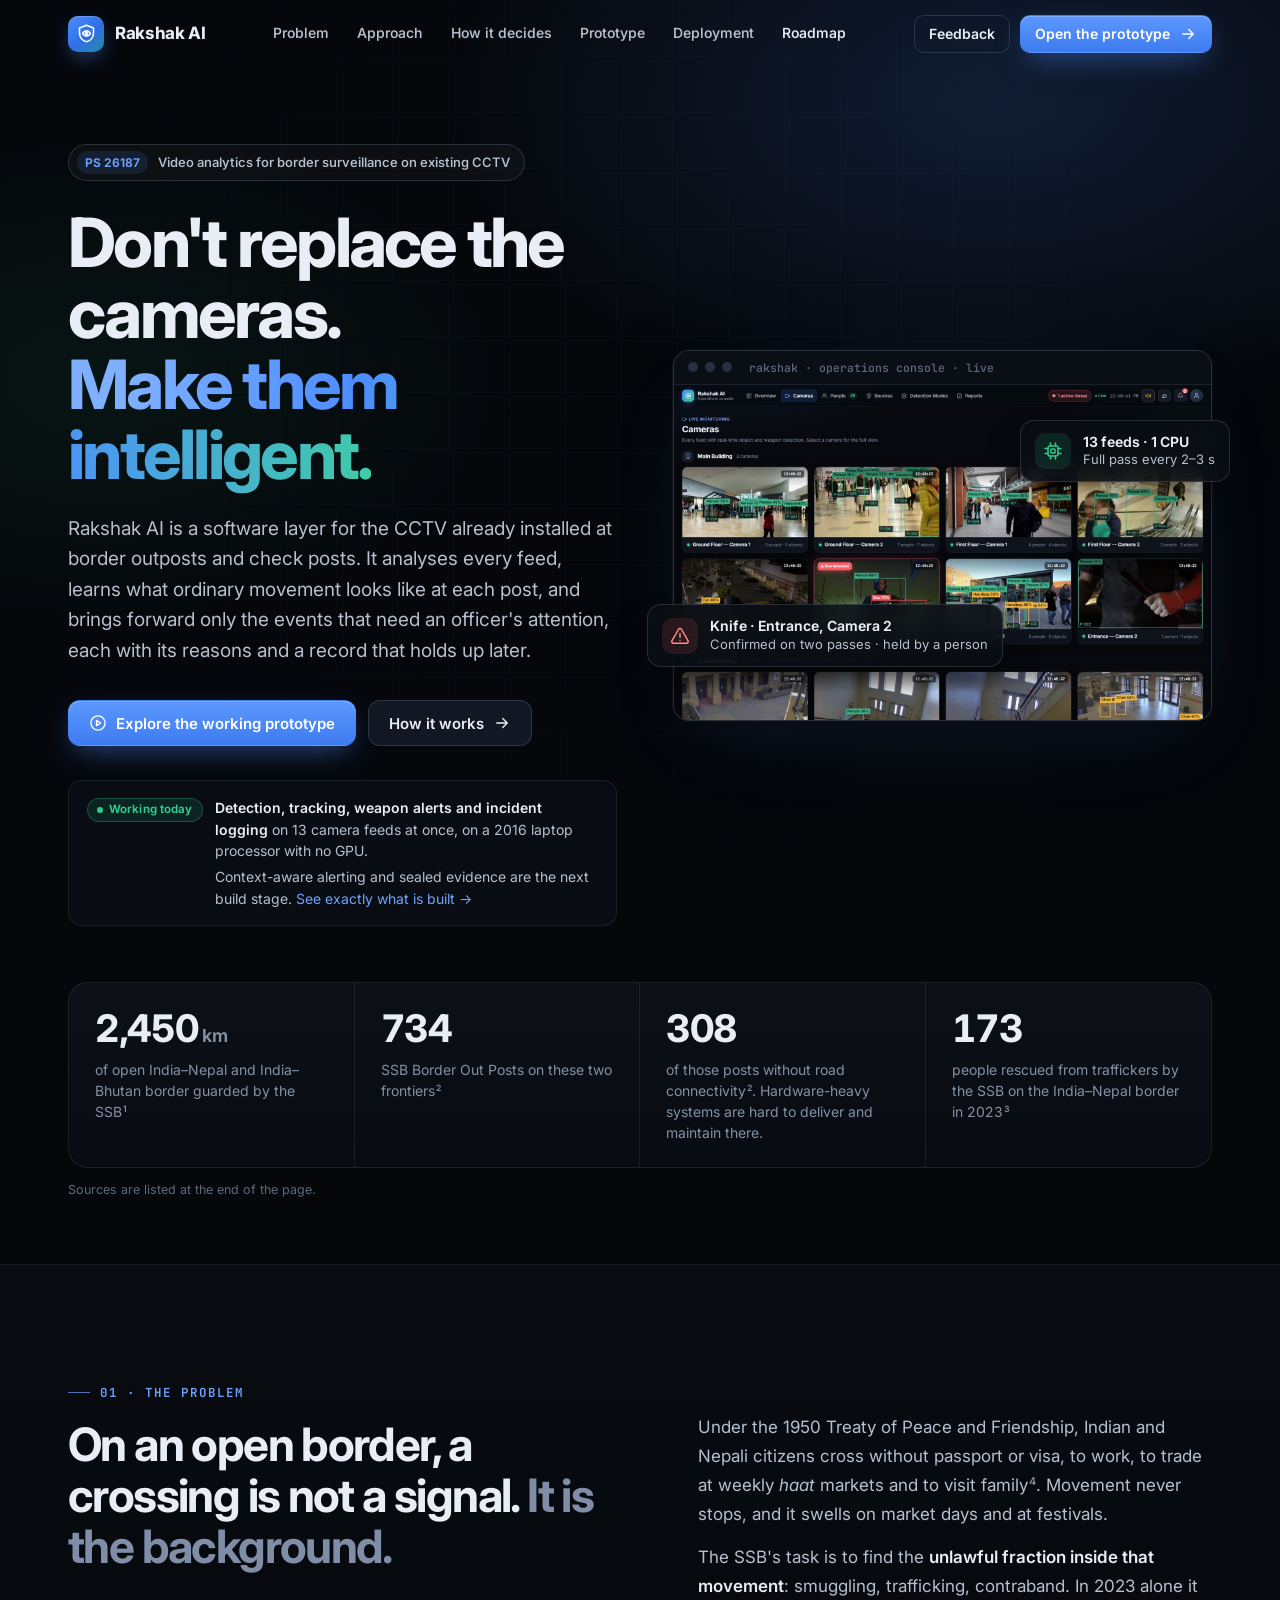
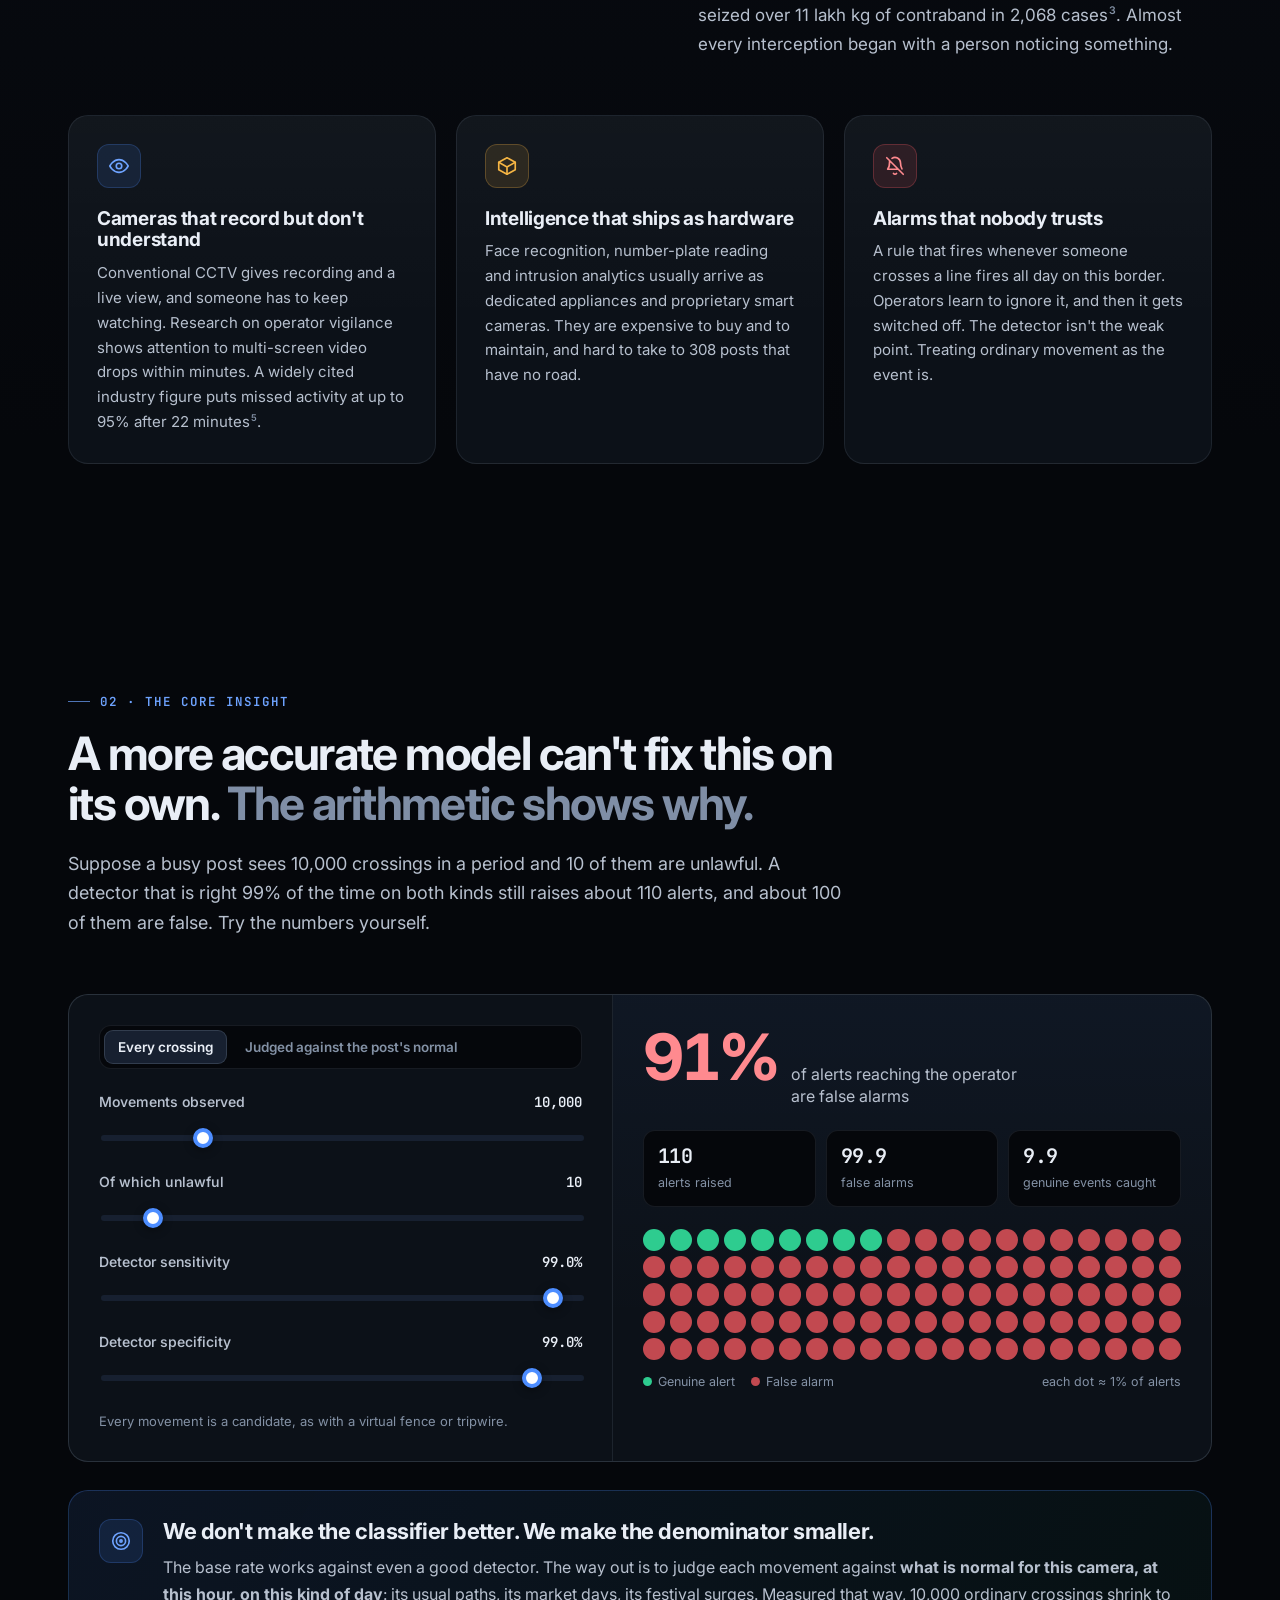
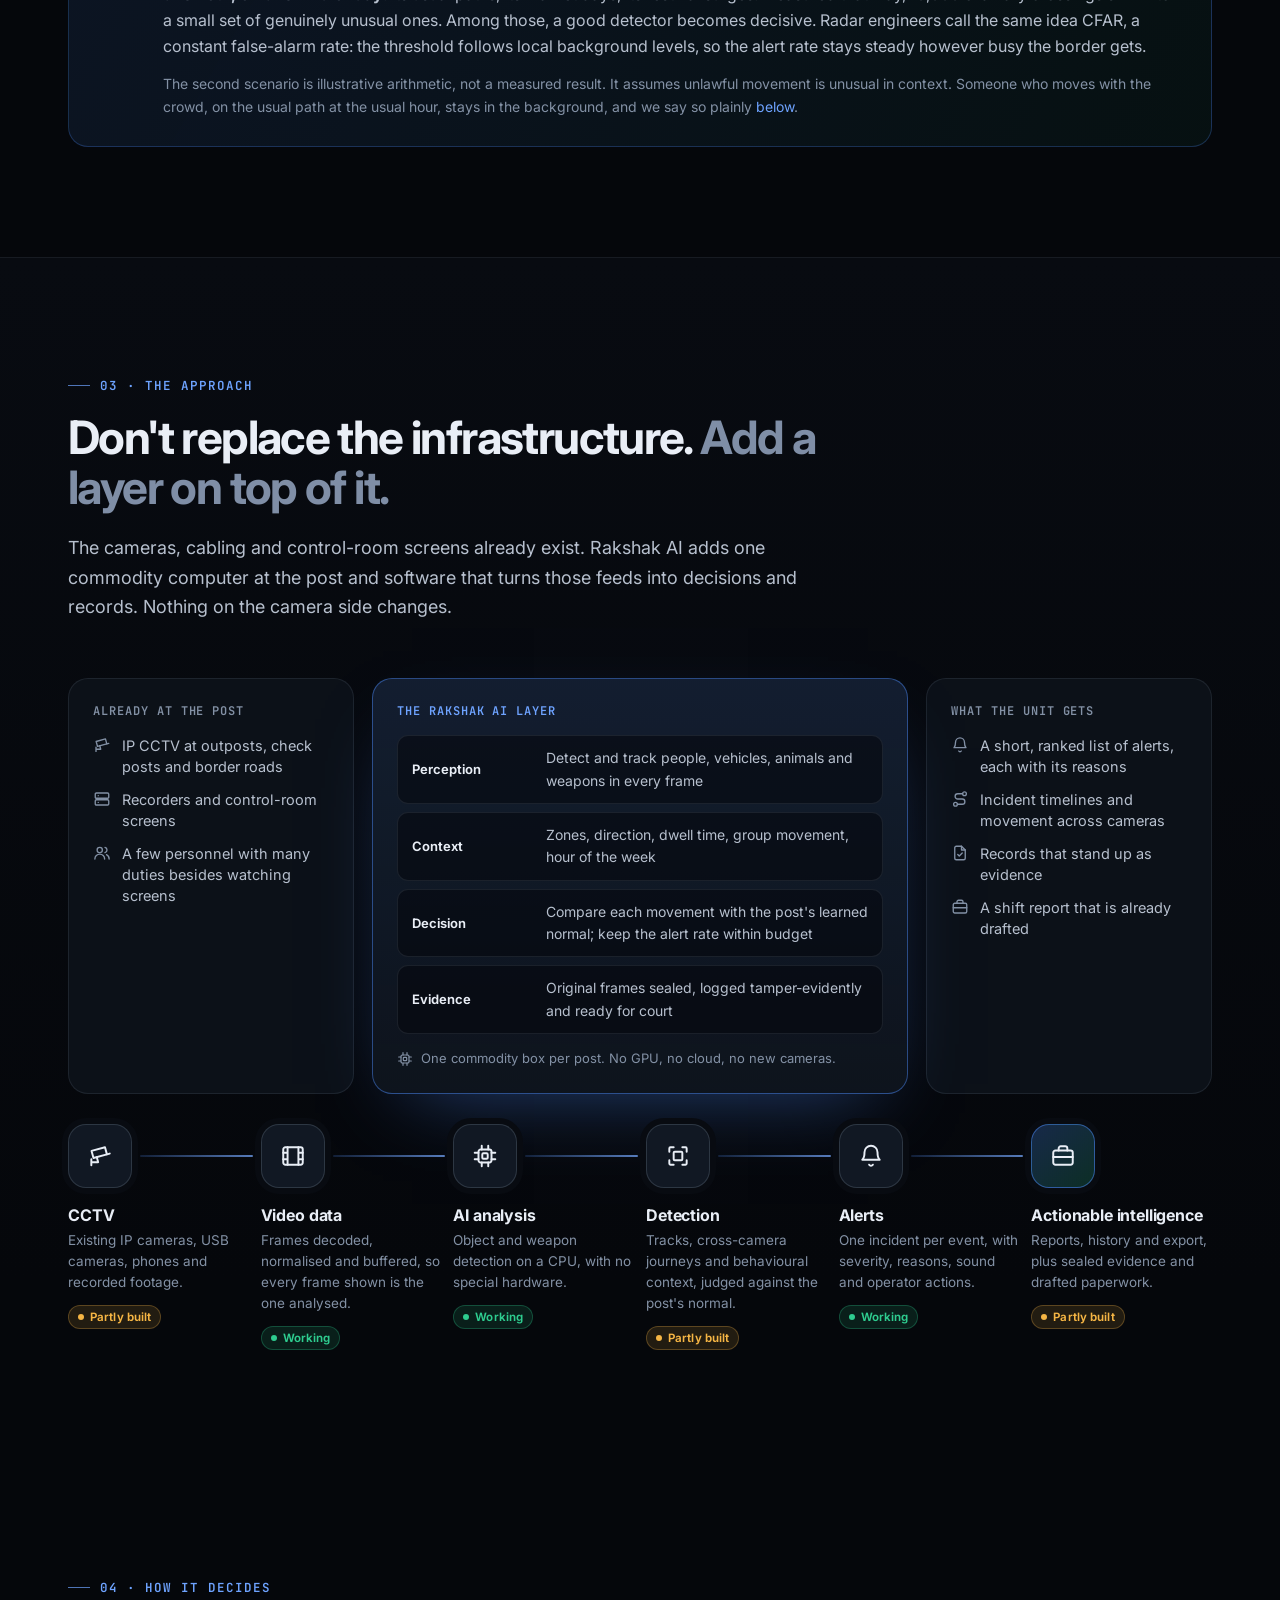
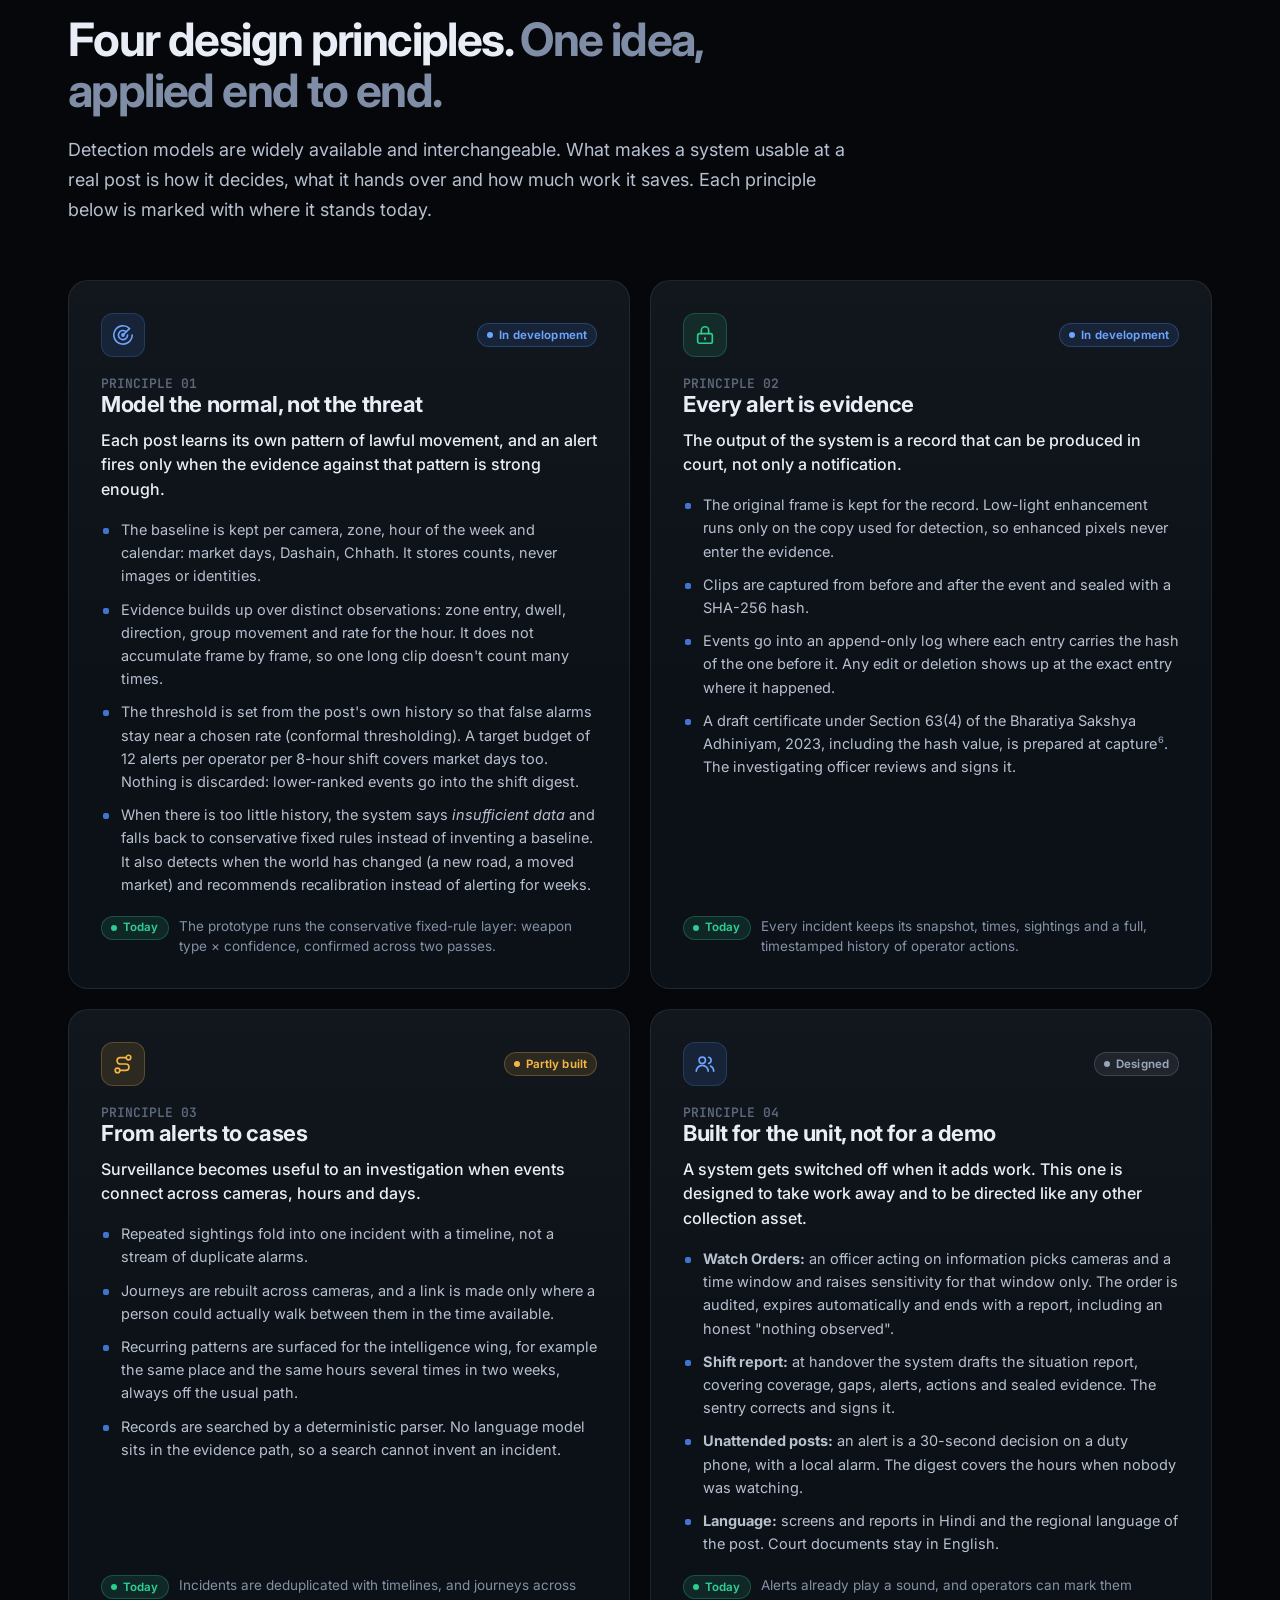
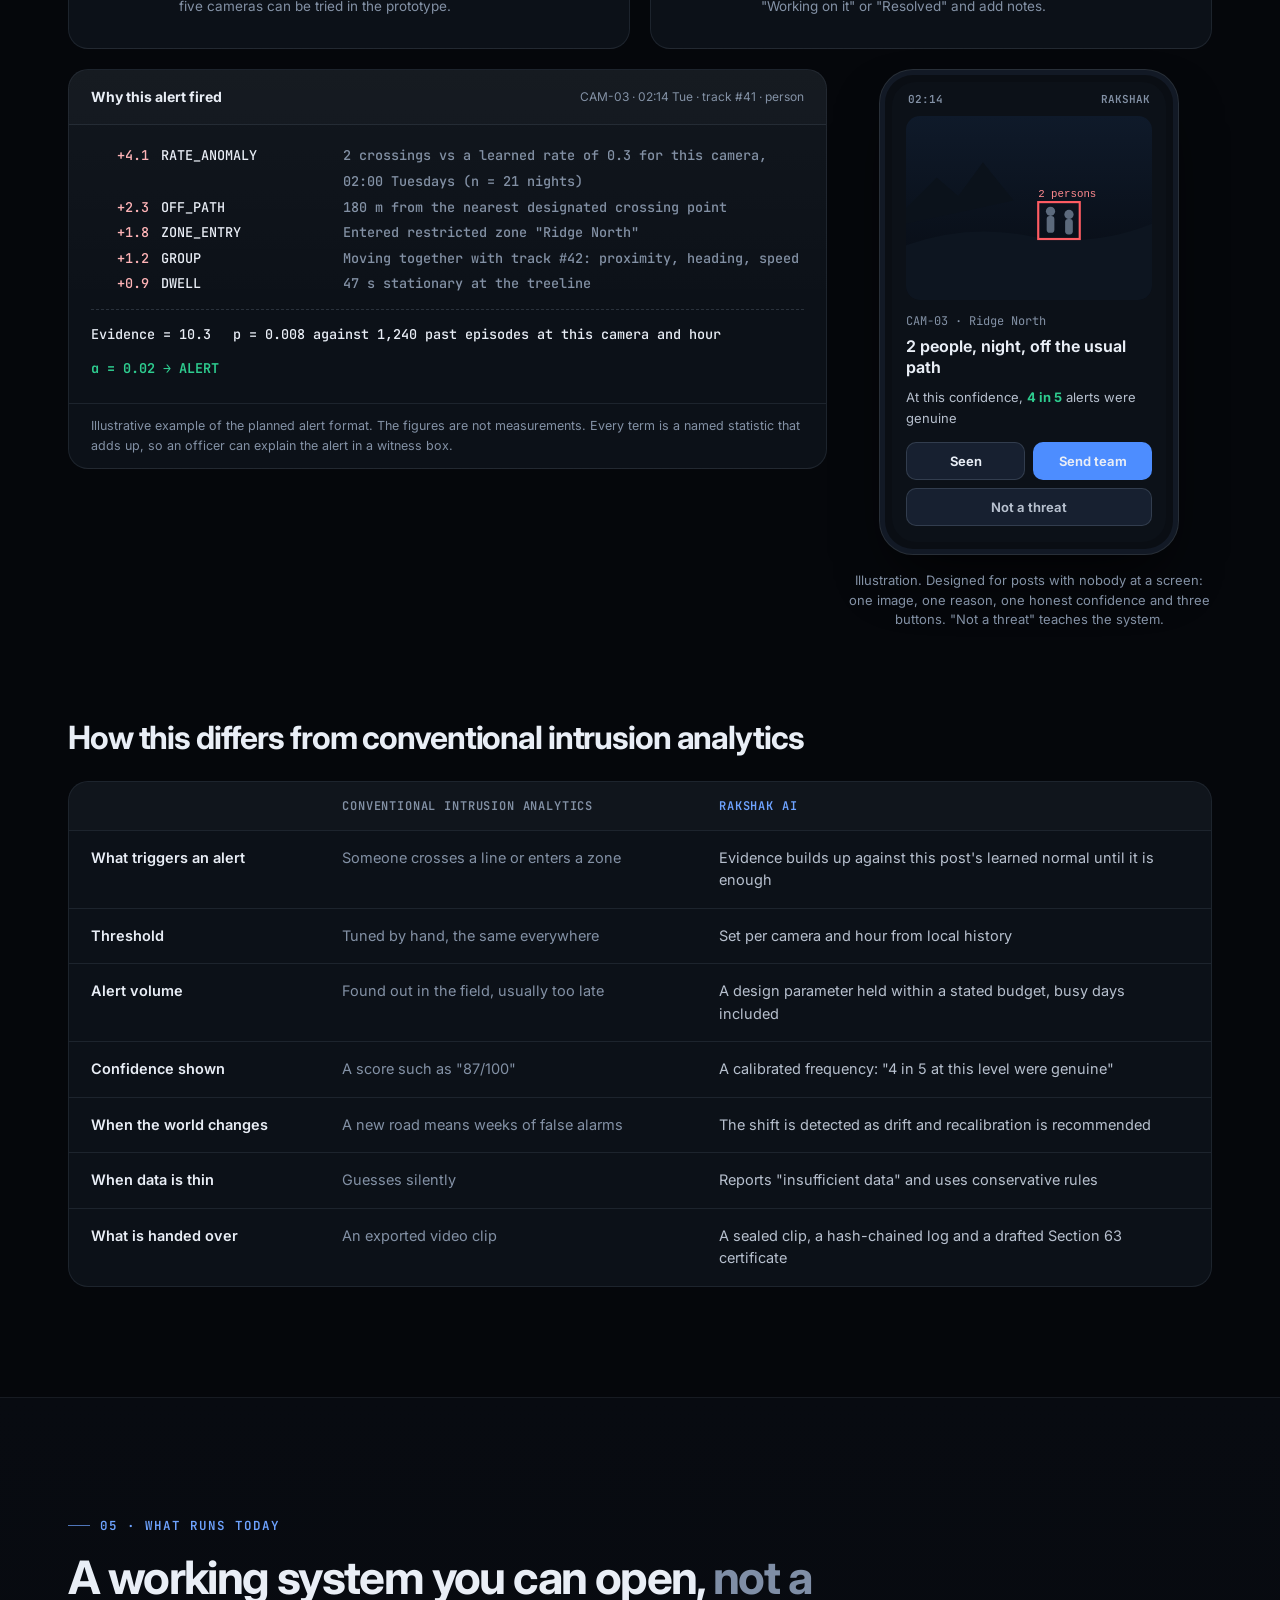
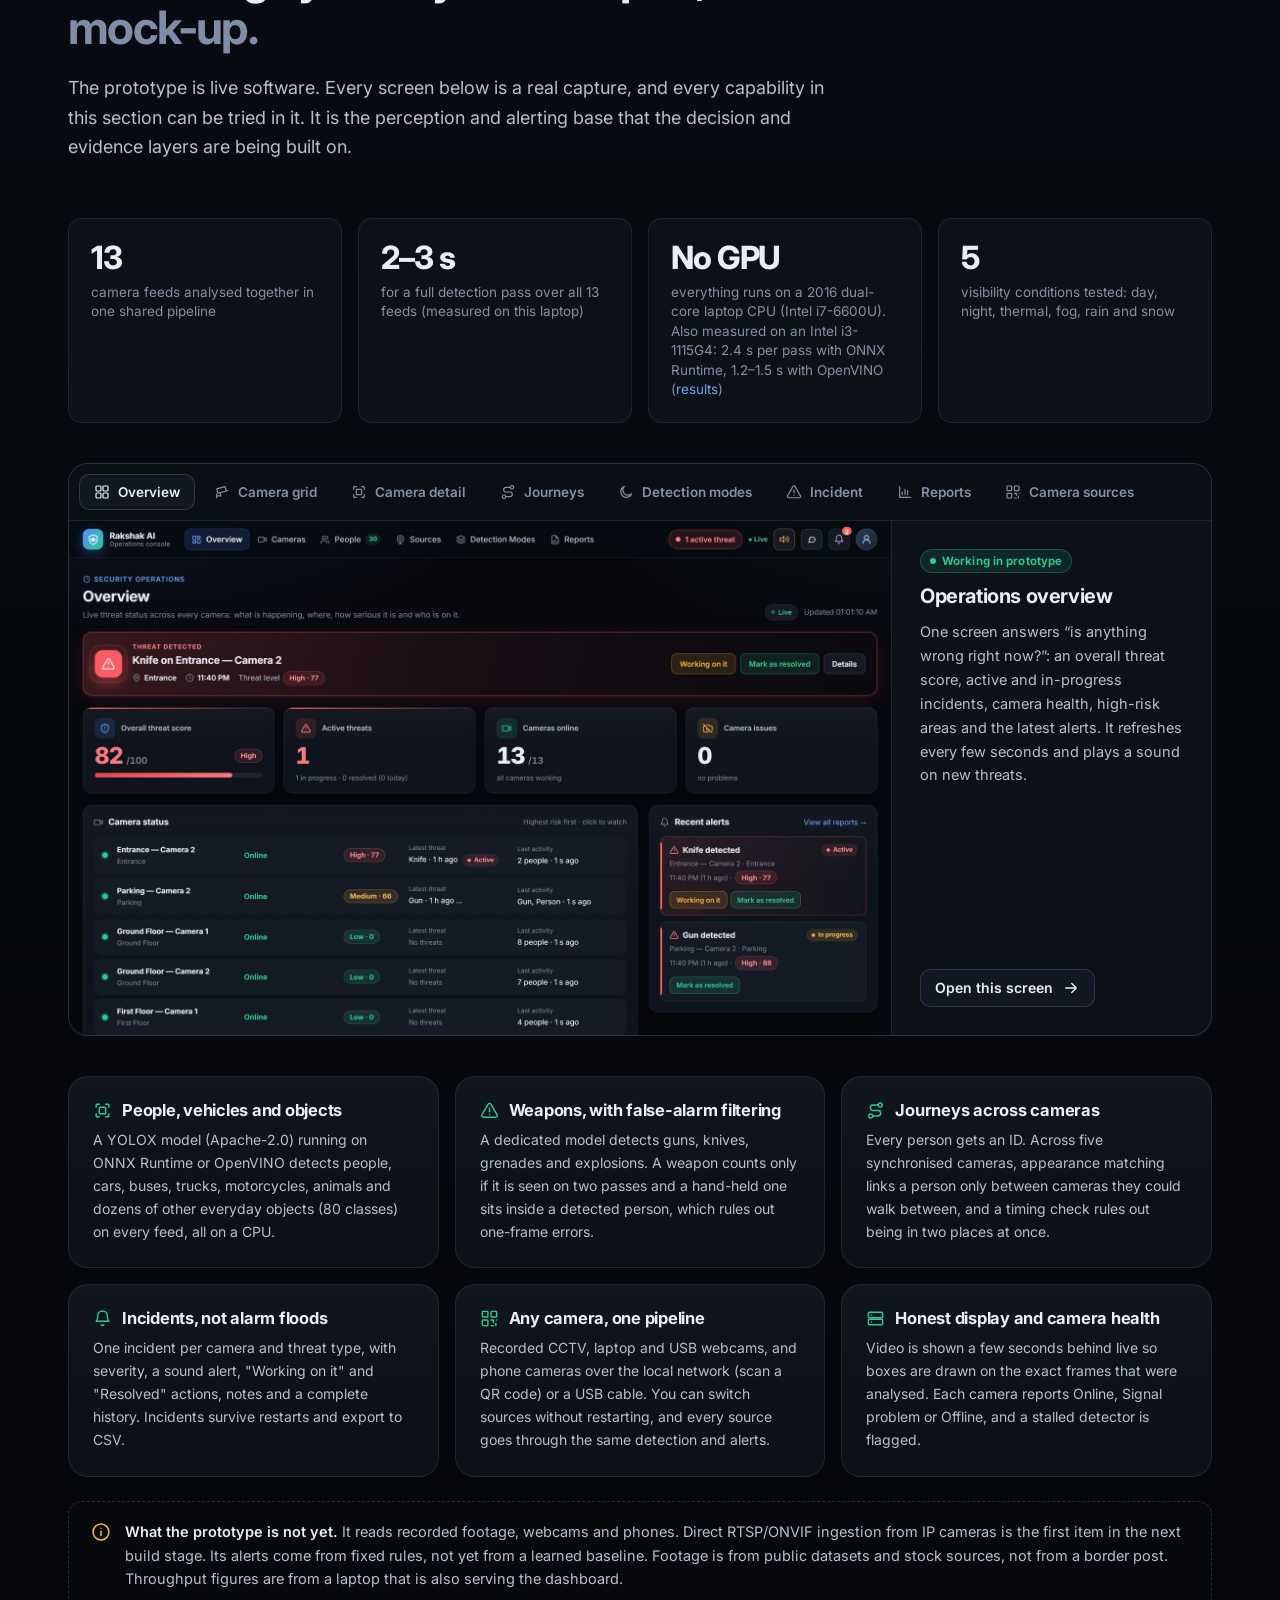
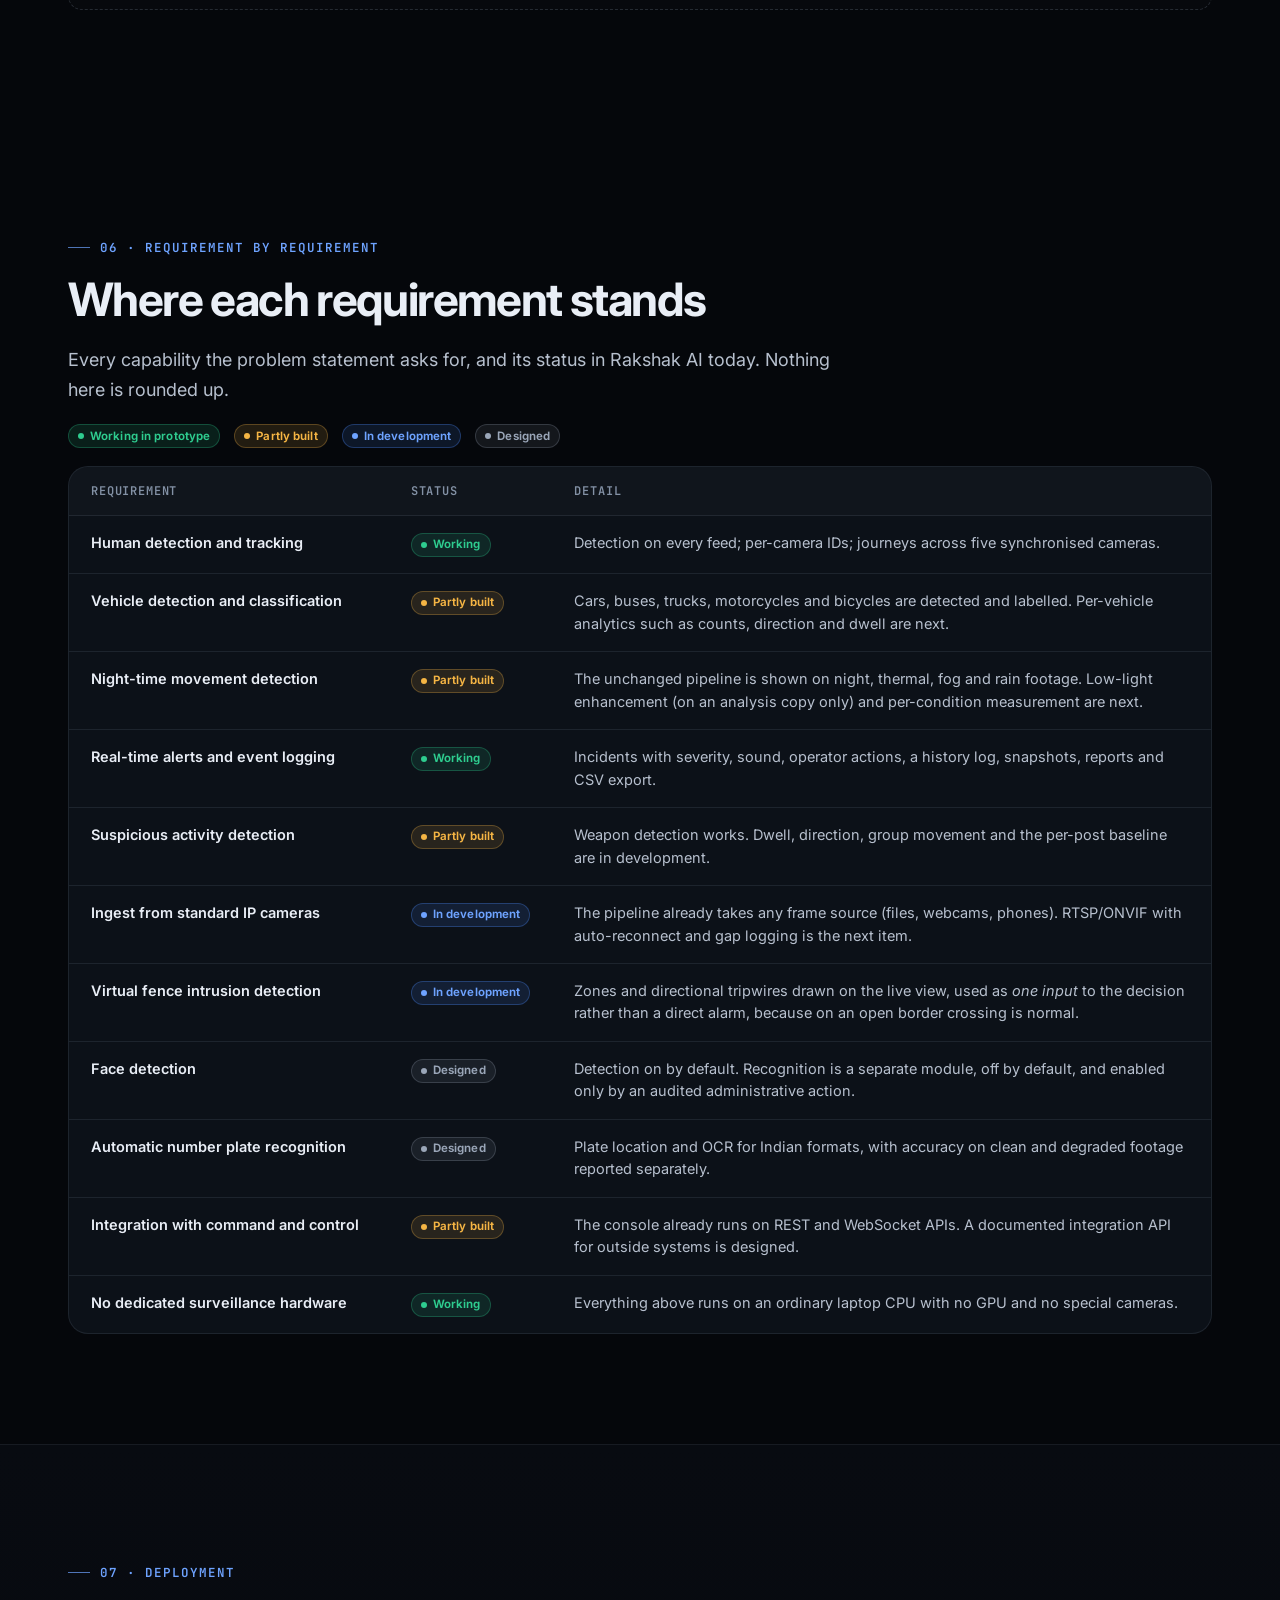
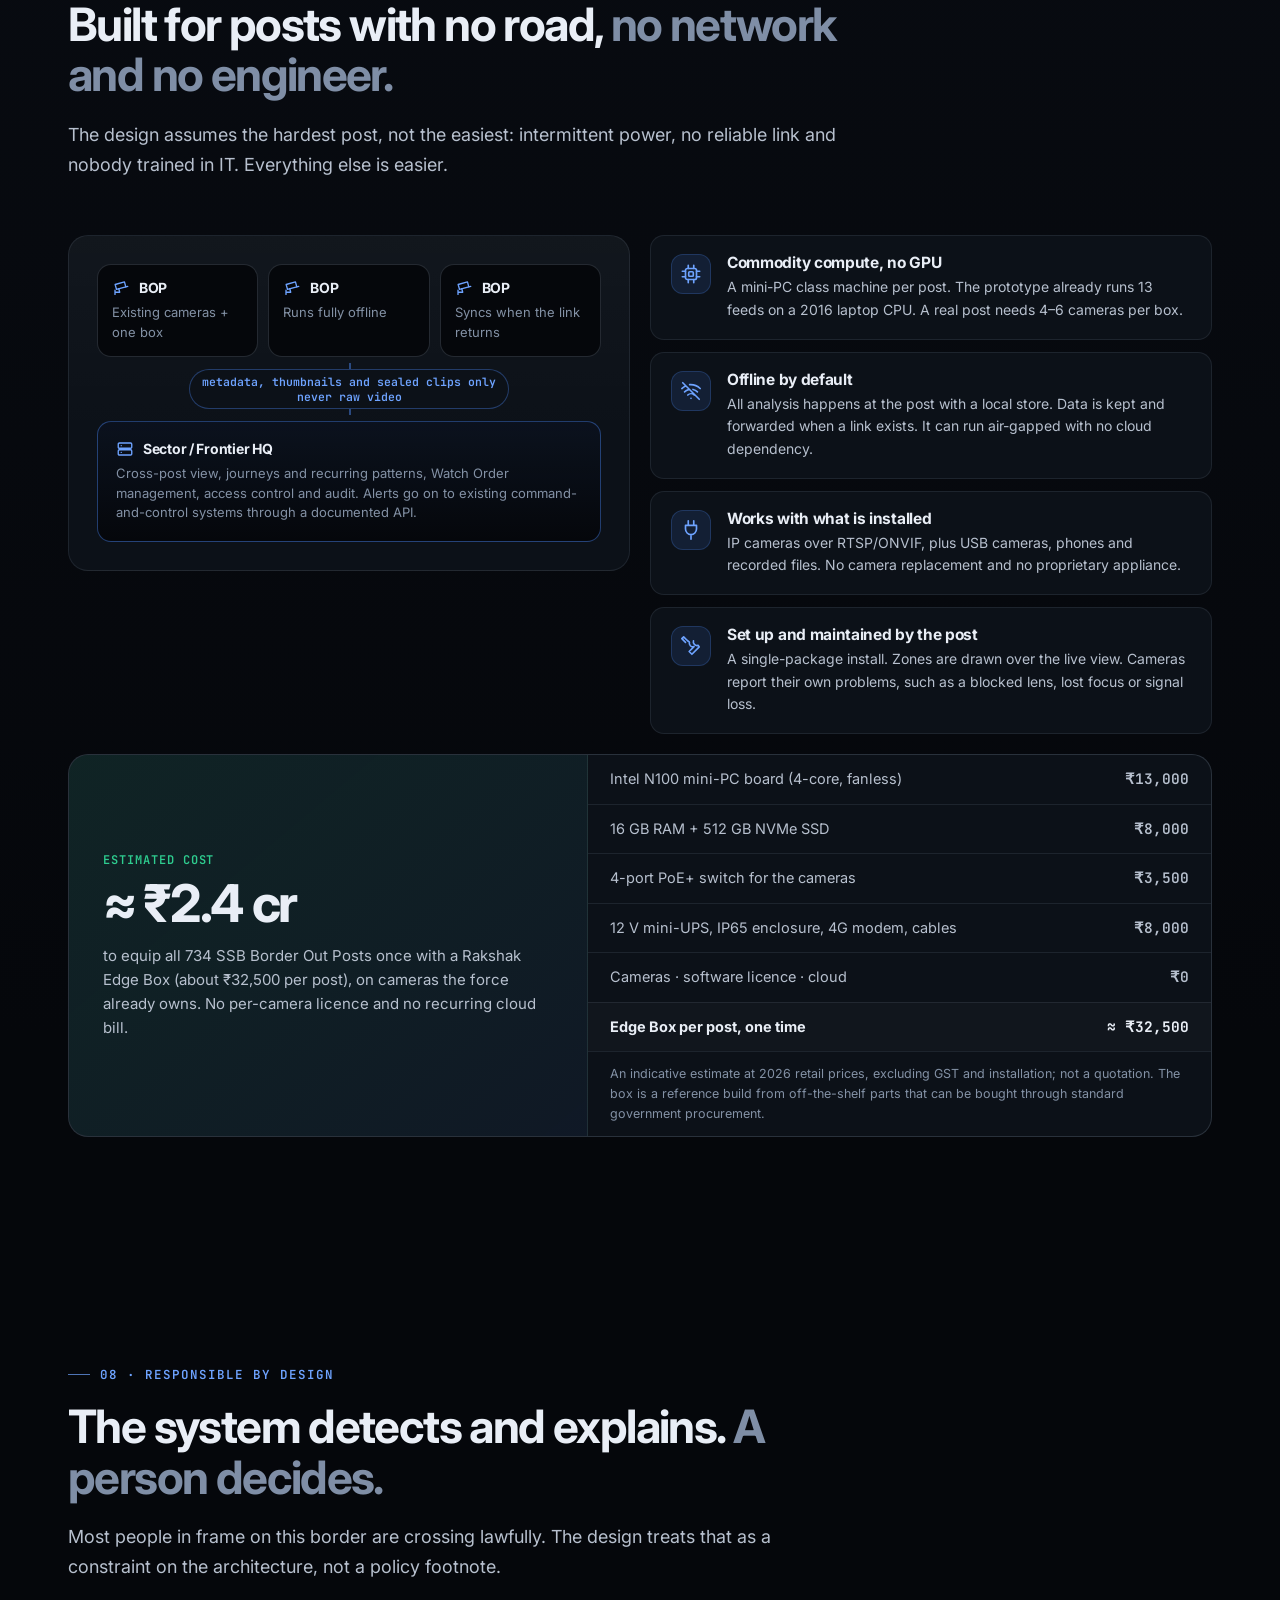
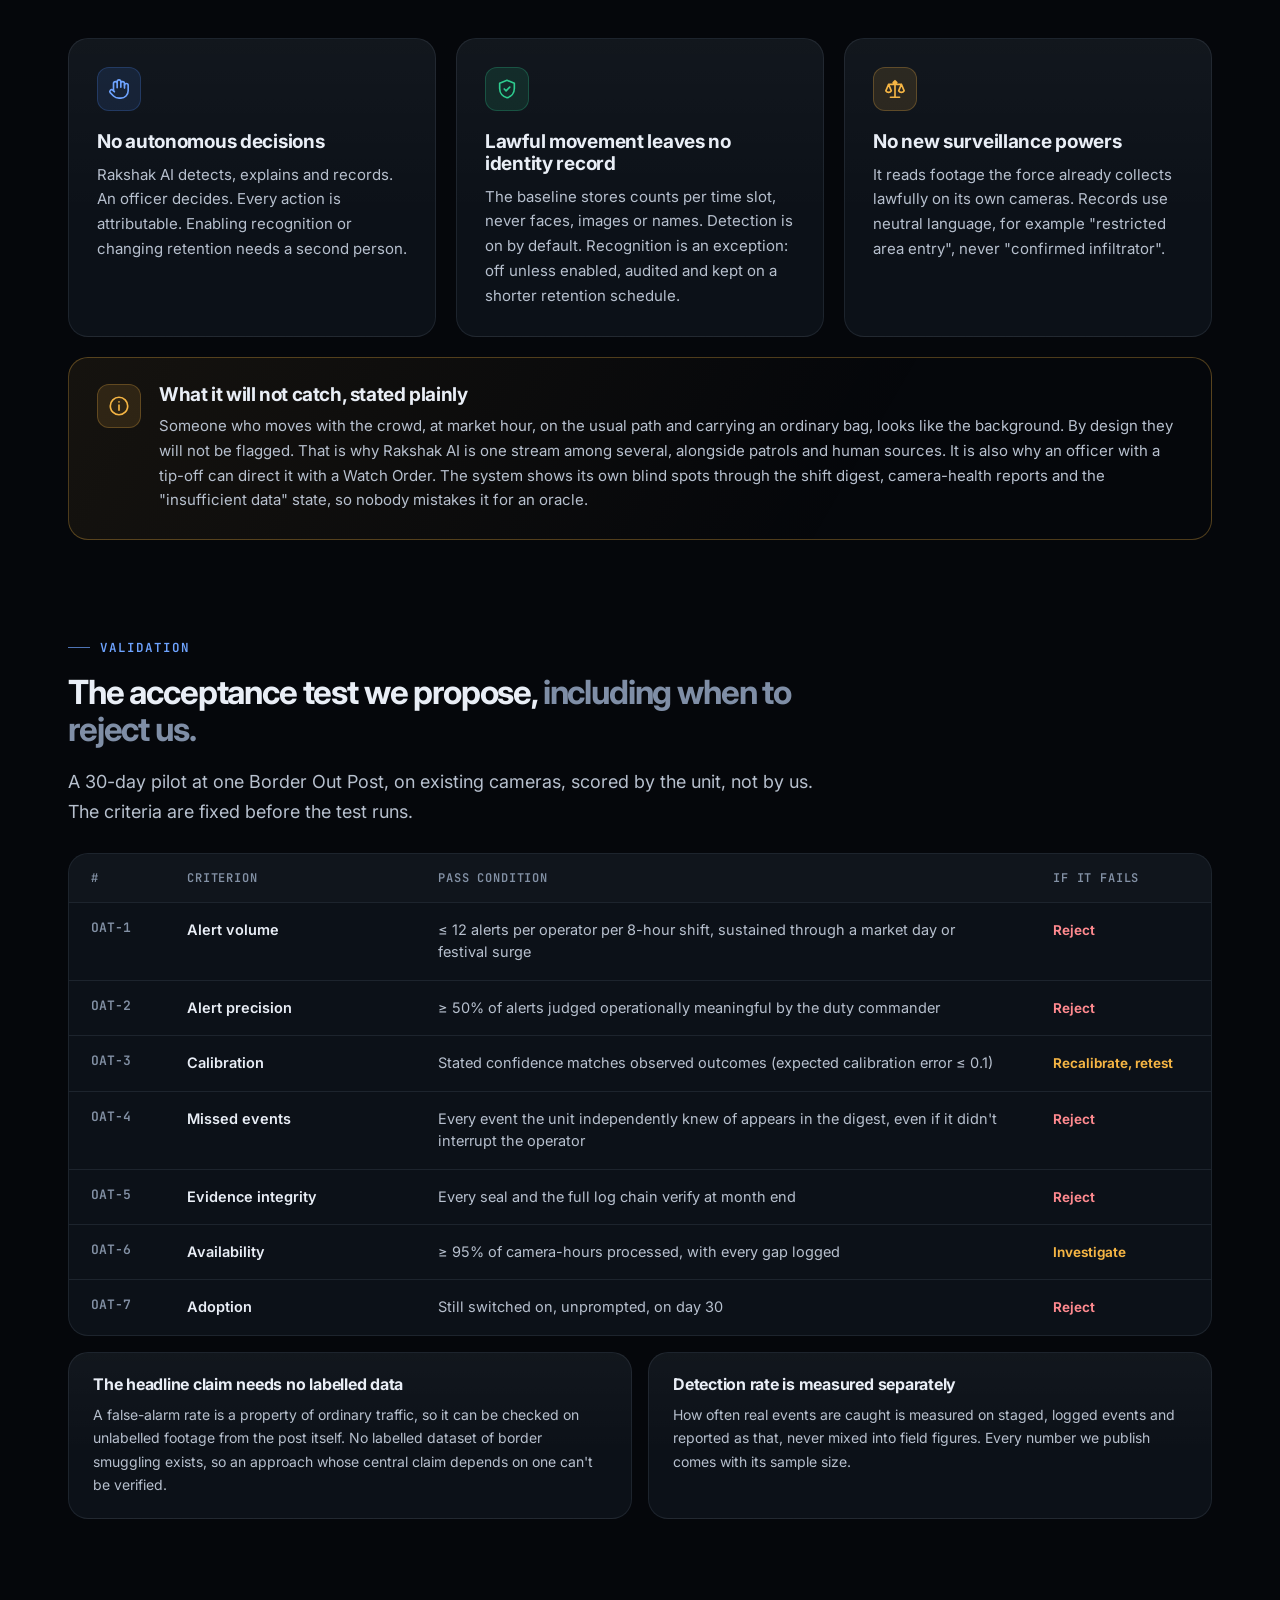
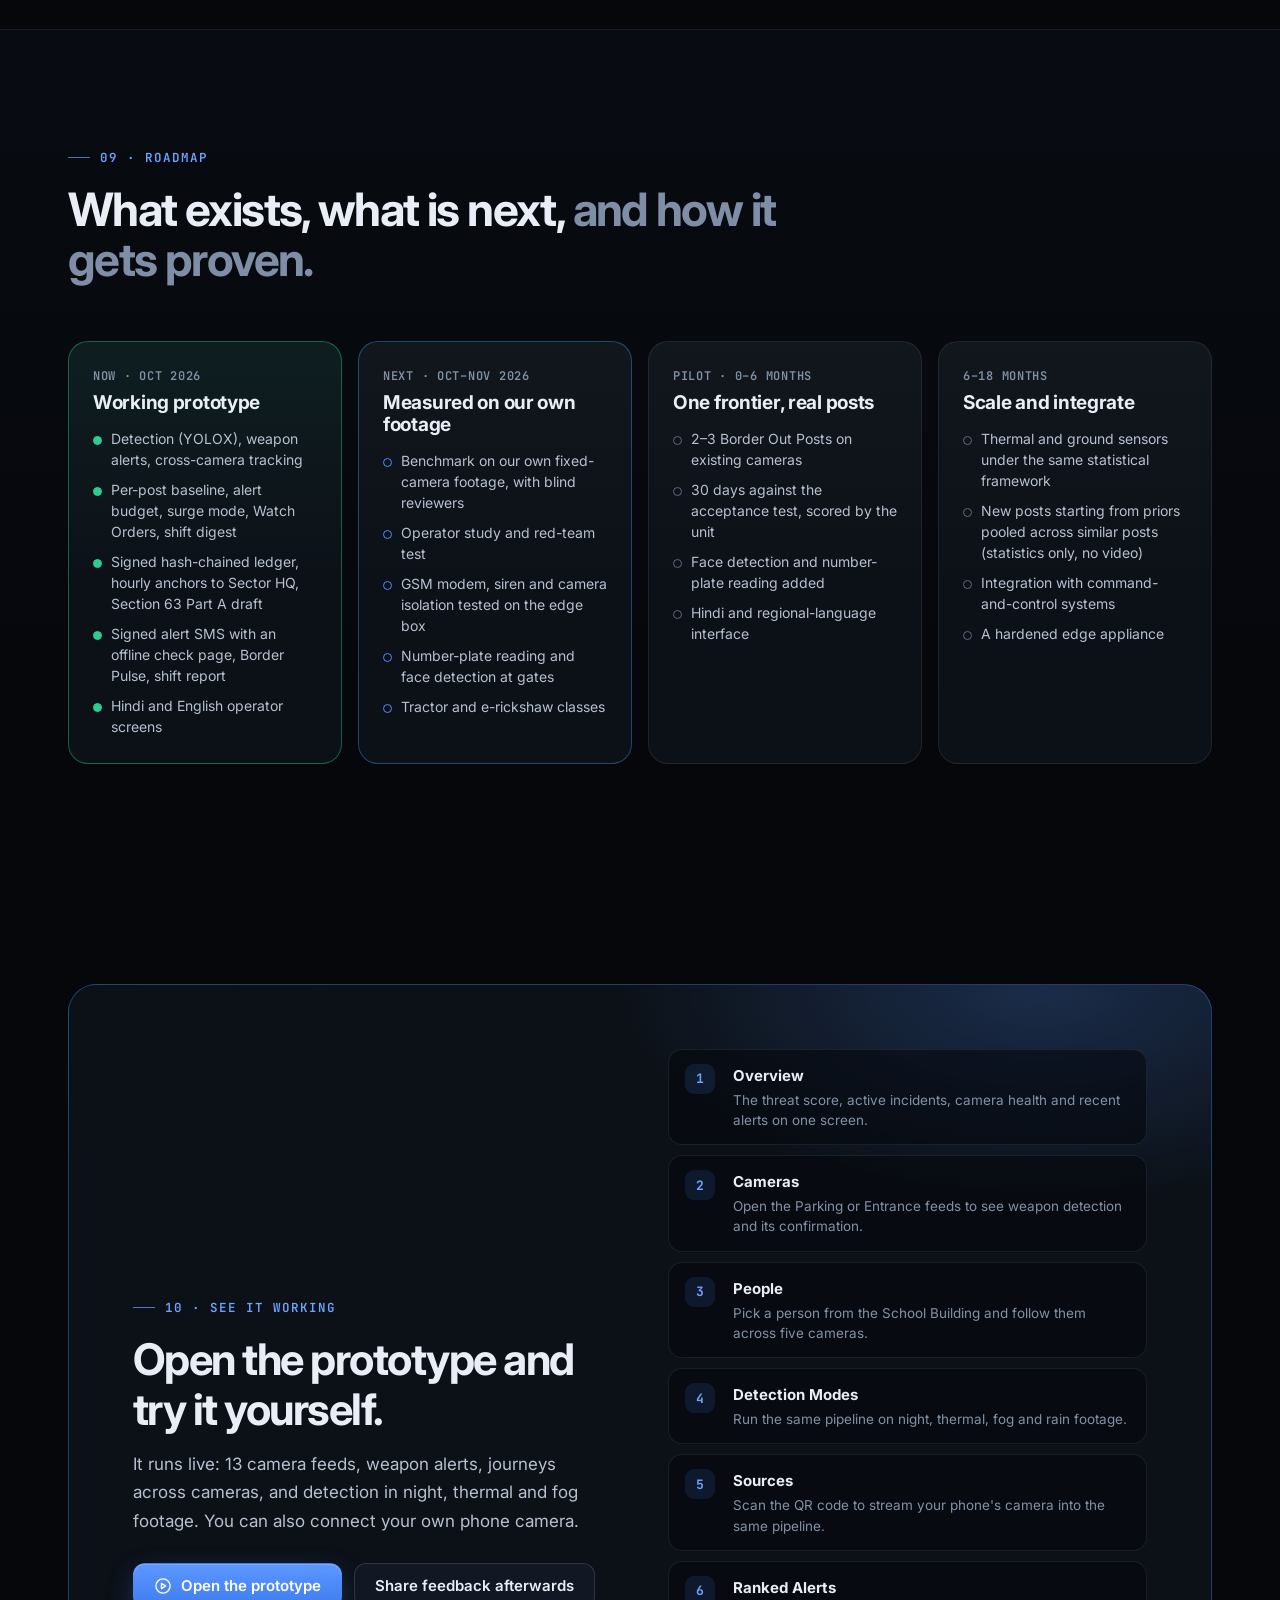
<file: static/landing.html>
<!doctype html>
<html lang="en">
<head>
  <meta charset="utf-8">
  <meta name="viewport" content="width=device-width, initial-scale=1, viewport-fit=cover">
  <title>Rakshak AI — Intelligent video analytics on existing CCTV</title>
  <meta name="description" content="Rakshak AI is a software layer for the CCTV already installed at border outposts. It separates the ordinary movement of an open border from events that need attention, and turns them into alerts and records an officer can act on.">
  <meta name="theme-color" content="#05070b">
  <meta property="og:title" content="Rakshak AI — Don't replace the cameras. Make them intelligent.">
  <meta property="og:description" content="Clutter-aware video analytics for border surveillance, built to run on existing CCTV and commodity hardware.">
  <meta property="og:image" content="/static/site/shot-cameras.jpg">
  <link rel="icon" href="data:image/svg+xml,%3Csvg xmlns='http://www.w3.org/2000/svg' viewBox='0 0 24 24'%3E%3Crect width='24' height='24' rx='6' fill='%234d8dff'/%3E%3Cpath d='M12 4.5 6.5 6.8v4c0 3.5 2.3 6.2 5.5 7 3.2-.8 5.5-3.5 5.5-7v-4z' fill='none' stroke='white' stroke-width='1.6'/%3E%3Ccircle cx='12' cy='11' r='1.6' fill='white'/%3E%3C/svg%3E">
  <link rel="preconnect" href="https://fonts.googleapis.com">
  <link rel="preconnect" href="https://fonts.gstatic.com" crossorigin>
  <link rel="stylesheet" href="https://fonts.googleapis.com/css2?family=Inter:wght@400;500;600;700;800&family=JetBrains+Mono:wght@500;600;700&display=swap">
  <script>document.documentElement.classList.add("js")</script>
  <link rel="stylesheet" href="/static/landing.css?v=4">
</head>
<body>
<svg width="0" height="0" style="position:absolute" aria-hidden="true">
  <defs>
    <symbol id="i-logo" viewBox="0 0 24 24"><path d="M12 2.5 4 5.8v5.7c0 5 3.4 8.9 8 10 4.6-1.1 8-5 8-10V5.8z"/><path d="M7.5 12s1.7-3 4.5-3 4.5 3 4.5 3-1.7 3-4.5 3-4.5-3-4.5-3z"/><circle cx="12" cy="12" r="1.2"/></symbol>
    <symbol id="i-arrow" viewBox="0 0 24 24"><path d="M5 12h14M13 6l6 6-6 6"/></symbol>
    <symbol id="i-play" viewBox="0 0 24 24"><circle cx="12" cy="12" r="9.5"/><path d="m10 8.5 5.5 3.5-5.5 3.5z"/></symbol>
    <symbol id="i-camera" viewBox="0 0 24 24"><path d="M3 7.5h11a2 2 0 0 1 2 2V16a2 2 0 0 1-2 2H3z"/><path d="m16 11 5-3v9l-5-3"/><path d="M6 21h6"/></symbol>
    <symbol id="i-cctv" viewBox="0 0 24 24"><path d="M4.2 7.3 16.6 3.9l1.8 6.6-12.4 3.4z"/><path d="m18.4 10.5 2.6-.7M9 13l1.3 4.7H4M4 15v5.5"/></symbol>
    <symbol id="i-cpu" viewBox="0 0 24 24"><rect x="6" y="6" width="12" height="12" rx="2"/><rect x="9.5" y="9.5" width="5" height="5" rx="1"/><path d="M9 2.5V6M15 2.5V6M9 18v3.5M15 18v3.5M2.5 9H6M2.5 15H6M18 9h3.5M18 15h3.5"/></symbol>
    <symbol id="i-alert" viewBox="0 0 24 24"><path d="M10.3 3.9 2.4 17.6A2 2 0 0 0 4.1 20.6h15.8a2 2 0 0 0 1.7-3L13.7 3.9a2 2 0 0 0-3.4 0z"/><path d="M12 9v4.5M12 17h.01"/></symbol>
    <symbol id="i-eye" viewBox="0 0 24 24"><path d="M2 12s3.6-7 10-7 10 7 10 7-3.6 7-10 7S2 12 2 12z"/><circle cx="12" cy="12" r="3"/></symbol>
    <symbol id="i-box" viewBox="0 0 24 24"><path d="M21 8 12 3 3 8v8l9 5 9-5z"/><path d="m3 8 9 5 9-5M12 13v8"/></symbol>
    <symbol id="i-bell-off" viewBox="0 0 24 24"><path d="M8.7 3.7A6 6 0 0 1 18 8.5c0 3 .7 5.2 1.6 6.6M6.3 6.4A6 6 0 0 0 6 8.5c0 5-2 7-2 7h11.5M10.3 20a2 2 0 0 0 3.4 0M3 3l18 18"/></symbol>
    <symbol id="i-target" viewBox="0 0 24 24"><circle cx="12" cy="12" r="9"/><circle cx="12" cy="12" r="5"/><circle cx="12" cy="12" r="1.2"/></symbol>
    <symbol id="i-layers" viewBox="0 0 24 24"><path d="m12 3 9 5-9 5-9-5z"/><path d="m3 13 9 5 9-5"/></symbol>
    <symbol id="i-film" viewBox="0 0 24 24"><rect x="3" y="4" width="18" height="16" rx="2"/><path d="M7 4v16M17 4v16M3 9h4M3 15h4M17 9h4M17 15h4"/></symbol>
    <symbol id="i-scan" viewBox="0 0 24 24"><path d="M4 8V5a1 1 0 0 1 1-1h3M16 4h3a1 1 0 0 1 1 1v3M20 16v3a1 1 0 0 1-1 1h-3M8 20H5a1 1 0 0 1-1-1v-3"/><rect x="8" y="8" width="8" height="8" rx="1"/></symbol>
    <symbol id="i-route" viewBox="0 0 24 24"><circle cx="6" cy="19" r="2.5"/><circle cx="18" cy="5" r="2.5"/><path d="M8.5 19H15a3.5 3.5 0 0 0 0-7H9a3.5 3.5 0 0 1 0-7h6.5"/></symbol>
    <symbol id="i-bell" viewBox="0 0 24 24"><path d="M6 8.5a6 6 0 0 1 12 0c0 5 2 7 2 7H4s2-2 2-7"/><path d="M10.3 20a2 2 0 0 0 3.4 0"/></symbol>
    <symbol id="i-file" viewBox="0 0 24 24"><path d="M14 3H7a2 2 0 0 0-2 2v14a2 2 0 0 0 2 2h10a2 2 0 0 0 2-2V8z"/><path d="M14 3v5h5M9 14l2 2 4-4"/></symbol>
    <symbol id="i-lock" viewBox="0 0 24 24"><rect x="4" y="10.5" width="16" height="10.5" rx="2"/><path d="M8 10.5V7a4 4 0 0 1 8 0v3.5M12 15v2"/></symbol>
    <symbol id="i-radar" viewBox="0 0 24 24"><path d="M19.1 4.9A10 10 0 1 0 22 12"/><path d="M15.5 8.5A5 5 0 1 0 17 12"/><path d="m12 12 7-7"/><circle cx="12" cy="12" r="1.2"/></symbol>
    <symbol id="i-case" viewBox="0 0 24 24"><rect x="3" y="7" width="18" height="13" rx="2"/><path d="M8 7V5a2 2 0 0 1 2-2h4a2 2 0 0 1 2 2v2M3 13h18"/></symbol>
    <symbol id="i-users" viewBox="0 0 24 24"><circle cx="9" cy="8" r="3.5"/><path d="M2.5 20a6.5 6.5 0 0 1 13 0M16 4.6a3.5 3.5 0 0 1 0 6.8M18 14.2a6.5 6.5 0 0 1 3.5 5.8"/></symbol>
    <symbol id="i-phone" viewBox="0 0 24 24"><rect x="6" y="2.5" width="12" height="19" rx="2.5"/><path d="M11 18.5h2"/></symbol>
    <symbol id="i-lang" viewBox="0 0 24 24"><path d="M4 5h9M8.5 3v2M6 5c.5 3 2.5 6 6 8M11 5c-.8 4-3.5 7.5-7 9"/><path d="m13 21 4-9 4 9M14.3 18h5.4"/></symbol>
    <symbol id="i-server" viewBox="0 0 24 24"><rect x="3" y="4" width="18" height="7" rx="1.5"/><rect x="3" y="13" width="18" height="7" rx="1.5"/><path d="M7 7.5h.01M7 16.5h.01"/></symbol>
    <symbol id="i-wifi-off" viewBox="0 0 24 24"><path d="M3 3l18 18M8.5 16.4a5 5 0 0 1 7 0M5 12.9a10 10 0 0 1 4.3-2.4M2 9.3A15 15 0 0 1 6.2 6.6M14.2 10.3a10 10 0 0 1 4.8 2.6M10.5 5.1A15 15 0 0 1 22 9.3M12 20h.01"/></symbol>
    <symbol id="i-plug" viewBox="0 0 24 24"><path d="M9 2v5M15 2v5M6 7h12v4a6 6 0 0 1-12 0zM12 17v5"/></symbol>
    <symbol id="i-wrench" viewBox="0 0 24 24"><path d="M14.7 6.3a4 4 0 0 0 5 5L21 13l-8 8-3-3 5.3-5.3a4 4 0 0 1-5-5L8 6 4 2l-2 2 4 4"/></symbol>
    <symbol id="i-hand" viewBox="0 0 24 24"><path d="M18 11V6a2 2 0 0 0-4 0M14 10V4a2 2 0 0 0-4 0v2M10 10.5V6a2 2 0 0 0-4 0v8"/><path d="M18 8a2 2 0 1 1 4 0v6a8 8 0 0 1-8 8h-2c-2.8 0-4.5-.9-6-2.4l-3.6-3.6a2 2 0 0 1 2.8-2.8L7 15"/></symbol>
    <symbol id="i-shield" viewBox="0 0 24 24"><path d="M12 2.5 4 5.8v5.7c0 5 3.4 8.9 8 10 4.6-1.1 8-5 8-10V5.8z"/><path d="m9 12 2 2 4-4"/></symbol>
    <symbol id="i-scale" viewBox="0 0 24 24"><path d="M12 3v18M7 21h10M5 7h14M5 7l-3 7a3.5 3.5 0 0 0 6 0zM19 7l-3 7a3.5 3.5 0 0 0 6 0zM12 3l-2 2h4z"/></symbol>
    <symbol id="i-check" viewBox="0 0 24 24"><circle cx="12" cy="12" r="9.5"/><path d="m8 12.5 2.8 2.8L16.5 9.5"/></symbol>
    <symbol id="i-info" viewBox="0 0 24 24"><circle cx="12" cy="12" r="9.5"/><path d="M12 11v5.5M12 7.5h.01"/></symbol>
    <symbol id="i-msg" viewBox="0 0 24 24"><path d="M21 12a8 8 0 0 1-11.6 7.1L4 20.5l1.4-4.8A8 8 0 1 1 21 12z"/><path d="M8.5 12h.01M12 12h.01M15.5 12h.01"/></symbol>
    <symbol id="i-grid" viewBox="0 0 24 24"><rect x="3" y="3" width="7.5" height="7.5" rx="1.5"/><rect x="13.5" y="3" width="7.5" height="7.5" rx="1.5"/><rect x="3" y="13.5" width="7.5" height="7.5" rx="1.5"/><rect x="13.5" y="13.5" width="7.5" height="7.5" rx="1.5"/></symbol>
    <symbol id="i-moon" viewBox="0 0 24 24"><path d="M20.5 14.5A8.5 8.5 0 1 1 9.5 3.5a7 7 0 0 0 11 11z"/></symbol>
    <symbol id="i-chart" viewBox="0 0 24 24"><path d="M4 20V4M4 20h16M8 16v-4M12 16V8M16 16v-6"/></symbol>
    <symbol id="i-qr" viewBox="0 0 24 24"><rect x="3" y="3" width="7" height="7" rx="1"/><rect x="14" y="3" width="7" height="7" rx="1"/><rect x="3" y="14" width="7" height="7" rx="1"/><path d="M14 14h3v3M21 14v.01M14 21h3M20 18v3"/></symbol>
    <symbol id="i-menu" viewBox="0 0 24 24"><path d="M4 7h16M4 12h16M4 17h16"/></symbol>
    <symbol id="i-close" viewBox="0 0 24 24"><path d="M6 6l12 12M18 6 6 18"/></symbol>
    <symbol id="i-pin" viewBox="0 0 24 24"><path d="M12 21s-7-6.2-7-11.5a7 7 0 0 1 14 0C19 14.8 12 21 12 21z"/><circle cx="12" cy="9.5" r="2.5"/></symbol>
  </defs>
</svg>

<header class="nav" id="nav">
  <div class="wrap nav-inner">
    <a class="brand" href="#top" aria-label="Rakshak AI, back to top">
      <span class="brand-mark"><svg class="ic"><use href="#i-logo"/></svg></span>
      <span class="brand-name">Rakshak AI</span>
    </a>
    <nav class="nav-links" id="nav-links" aria-label="Sections">
      <a href="#problem">Problem</a>
      <a href="#approach">Approach</a>
      <a href="#how">How it decides</a>
      <a href="#prototype">Prototype</a>
      <a href="#deployment">Deployment</a>
      <a href="#roadmap">Roadmap</a>
      <a href="#feedback" class="menu-only">Feedback</a>
    </nav>
    <div class="nav-cta">
      <a class="btn ghost sm" href="#feedback">Feedback</a>
      <a class="btn primary sm" href="/app"><span class="lbl-long">Open the prototype</span><span class="lbl-short">Prototype</span><svg class="ic arrow"><use href="#i-arrow"/></svg></a>
      <button class="nav-toggle" type="button" aria-label="Open menu" aria-expanded="false" aria-controls="nav-links">
        <svg class="ic i-open"><use href="#i-menu"/></svg><svg class="ic i-close"><use href="#i-close"/></svg>
      </button>
    </div>
  </div>
</header>

<main id="top">
  <!-- ============================== HERO ============================== -->
  <section class="hero">
    <div class="wrap hero-grid">
      <div>
        <div class="kicker reveal"><b>PS 26187</b> Video analytics for border surveillance on existing CCTV</div>
        <h1 class="reveal d1">Don't replace the cameras.<br><span class="accent">Make them intelligent.</span></h1>
        <p class="hero-lead reveal d2">Rakshak AI is a software layer for the CCTV already installed at border outposts and check posts. It analyses every feed, learns what ordinary movement looks like at each post, and brings forward only the events that need an officer's attention, each with its reasons and a record that holds up later.</p>
        <div class="hero-actions reveal d3">
          <a class="btn primary" href="/app"><svg class="ic"><use href="#i-play"/></svg>Explore the working prototype</a>
          <a class="btn" href="#approach">How it works<svg class="ic arrow"><use href="#i-arrow"/></svg></a>
        </div>
        <div class="hero-status reveal d3">
          <span class="tag run">Working today</span>
          <span><strong>Detection, tracking, weapon alerts and incident logging</strong> on 13 camera feeds at once, on a 2016 laptop processor with no GPU.</span>
          <span>Context-aware alerting and sealed evidence are the next build stage. <a href="#status">See exactly what is built →</a></span>
        </div>
      </div>
      <div class="hero-visual reveal d2">
        <div class="frame">
          <div class="frame-bar"><i></i><i></i><i></i><span>rakshak · operations console · live</span></div>
          <img src="/static/site/shot-cameras.jpg" alt="Rakshak AI operations console: a grid of live camera feeds with people, vehicles and weapons outlined by the detector" width="1440" height="900" fetchpriority="high">
        </div>
        <div class="float-card fc-alert">
          <span class="fc-ic"><svg class="ic"><use href="#i-alert"/></svg></span>
          <span><b>Knife · Entrance, Camera 2</b>Confirmed on two passes · held by a person</span>
        </div>
        <div class="float-card fc-cpu">
          <span class="fc-ic"><svg class="ic"><use href="#i-cpu"/></svg></span>
          <span><b>13 feeds · 1 CPU</b>Full pass every 2–3 s</span>
        </div>
      </div>
    </div>

    <!-- facts -->
    <div class="wrap facts">
      <div class="facts-grid reveal">
        <div class="fact"><div class="fact-num">2,450<small>km</small></div><p>of open India–Nepal and India–Bhutan border guarded by the SSB<sup class="ref"><a href="#r1">1</a></sup></p></div>
        <div class="fact"><div class="fact-num">734</div><p>SSB Border Out Posts on these two frontiers<sup class="ref"><a href="#r2">2</a></sup></p></div>
        <div class="fact"><div class="fact-num">308</div><p>of those posts without road connectivity<sup class="ref"><a href="#r2">2</a></sup>. Hardware-heavy systems are hard to deliver and maintain there.</p></div>
        <div class="fact"><div class="fact-num">173</div><p>people rescued from traffickers by the SSB on the India–Nepal border in 2023<sup class="ref"><a href="#r3">3</a></sup></p></div>
      </div>
      <p class="facts-note">Sources are listed at the end of the page.</p>
    </div>
  </section>

  <!-- ============================== PROBLEM ============================== -->
  <section class="section alt" id="problem">
    <div class="wrap">
      <div class="problem-top">
        <div class="sec-head reveal">
          <div class="eyebrow">01 · The problem</div>
          <h2>On an open border, a crossing is not a signal. <span class="dim">It is the background.</span></h2>
        </div>
        <div class="prose reveal d1">
          <p>Under the 1950 Treaty of Peace and Friendship, Indian and Nepali citizens cross without passport or visa, to work, to trade at weekly <em>haat</em> markets and to visit family<sup class="ref"><a href="#r4">4</a></sup>. Movement never stops, and it swells on market days and at festivals.</p>
          <p>The SSB's task is to find the <strong>unlawful fraction inside that movement</strong>: smuggling, trafficking, contraband. In 2023 alone it seized over 11 lakh kg of contraband in 2,068 cases<sup class="ref"><a href="#r3">3</a></sup>. Almost every interception began with a person noticing something.</p>
        </div>
      </div>
      <div class="grid-3">
        <article class="card reveal">
          <div class="card-ic"><svg class="ic"><use href="#i-eye"/></svg></div>
          <h3>Cameras that record but don't understand</h3>
          <p>Conventional CCTV gives recording and a live view, and someone has to keep watching. Research on operator vigilance shows attention to multi-screen video drops within minutes. A widely cited industry figure puts missed activity at up to 95% after 22 minutes<sup class="ref"><a href="#r5">5</a></sup>.</p>
        </article>
        <article class="card reveal d1">
          <div class="card-ic amber"><svg class="ic"><use href="#i-box"/></svg></div>
          <h3>Intelligence that ships as hardware</h3>
          <p>Face recognition, number-plate reading and intrusion analytics usually arrive as dedicated appliances and proprietary smart cameras. They are expensive to buy and to maintain, and hard to take to 308 posts that have no road.</p>
        </article>
        <article class="card reveal d2">
          <div class="card-ic red"><svg class="ic"><use href="#i-bell-off"/></svg></div>
          <h3>Alarms that nobody trusts</h3>
          <p>A rule that fires whenever someone crosses a line fires all day on this border. Operators learn to ignore it, and then it gets switched off. The detector isn't the weak point. Treating ordinary movement as the event is.</p>
        </article>
      </div>
    </div>
  </section>

  <!-- ============================== BASE RATE ============================== -->
  <section class="section" id="insight">
    <div class="wrap">
      <div class="sec-head reveal">
        <div class="eyebrow">02 · The core insight</div>
        <h2>A more accurate model can't fix this on its own. <span class="dim">The arithmetic shows why.</span></h2>
        <p>Suppose a busy post sees 10,000 crossings in a period and 10 of them are unlawful. A detector that is right 99% of the time on both kinds still raises about 110 alerts, and about 100 of them are false. Try the numbers yourself.</p>
      </div>

      <div class="calc reveal">
        <div class="calc-in">
          <div class="seg" role="group" aria-label="Scenario">
            <button type="button" class="on" data-preset="raw">Every crossing</button>
            <button type="button" data-preset="context">Judged against the post's normal</button>
          </div>
          <div class="slider"><label for="c-total">Movements observed <output id="o-total"></output></label><input id="c-total" type="range" min="50" max="50000" step="50" value="10000"></div>
          <div class="slider"><label for="c-bad">Of which unlawful <output id="o-bad"></output></label><input id="c-bad" type="range" min="1" max="100" step="1" value="10"></div>
          <div class="slider"><label for="c-sens">Detector sensitivity <output id="o-sens"></output></label><input id="c-sens" type="range" min="80" max="99.9" step="0.1" value="99"></div>
          <div class="slider"><label for="c-spec">Detector specificity <output id="o-spec"></output></label><input id="c-spec" type="range" min="90" max="99.9" step="0.1" value="99"></div>
          <p class="calc-note" id="c-note">Every movement is a candidate, as with a virtual fence or tripwire.</p>
        </div>
        <div class="calc-out" aria-live="polite">
          <div class="calc-big"><span class="num" id="r-false">91%</span><span class="lbl">of alerts reaching the operator are false alarms</span></div>
          <div class="calc-rows">
            <div><b id="r-alerts">110</b><span>alerts raised</span></div>
            <div><b id="r-fp">100</b><span>false alarms</span></div>
            <div><b id="r-tp">9.9</b><span>genuine events caught</span></div>
          </div>
          <div>
            <div class="dots" id="dots" aria-hidden="true"></div>
            <div class="dots-legend" style="margin-top:12px"><span class="t">Genuine alert</span><span>False alarm</span><span class="nb" style="margin-left:auto">each dot ≈ 1% of alerts</span></div>
          </div>
        </div>
      </div>

      <div class="insight reveal">
        <div class="card-ic"><svg class="ic"><use href="#i-target"/></svg></div>
        <div>
          <h3>We don't make the classifier better. We make the denominator smaller.</h3>
          <p>The base rate works against even a good detector. The way out is to judge each movement against <strong>what is normal for this camera, at this hour, on this kind of day</strong>: its usual paths, its market days, its festival surges. Measured that way, 10,000 ordinary crossings shrink to a small set of genuinely unusual ones. Among those, a good detector becomes decisive. Radar engineers call the same idea CFAR, a constant false-alarm rate: the threshold follows local background levels, so the alert rate stays steady however busy the border gets.</p>
          <p class="caveat">The second scenario is illustrative arithmetic, not a measured result. It assumes unlawful movement is unusual in context. Someone who moves with the crowd, on the usual path at the usual hour, stays in the background, and we say so plainly <a href="#trust">below</a>.</p>
        </div>
      </div>
    </div>
  </section>

  <!-- ============================== APPROACH ============================== -->
  <section class="section alt" id="approach">
    <div class="wrap">
      <div class="sec-head reveal">
        <div class="eyebrow">03 · The approach</div>
        <h2>Don't replace the infrastructure. <span class="dim">Add a layer on top of it.</span></h2>
        <p>The cameras, cabling and control-room screens already exist. Rakshak AI adds one commodity computer at the post and software that turns those feeds into decisions and records. Nothing on the camera side changes.</p>
      </div>

      <div class="stack reveal">
        <div class="stack-col">
          <h3>Already at the post</h3>
          <ul>
            <li><svg class="ic"><use href="#i-cctv"/></svg>IP CCTV at outposts, check posts and border roads</li>
            <li><svg class="ic"><use href="#i-server"/></svg>Recorders and control-room screens</li>
            <li><svg class="ic"><use href="#i-users"/></svg>A few personnel with many duties besides watching screens</li>
          </ul>
        </div>
        <div class="stack-col stack-core">
          <h3>The Rakshak AI layer</h3>
          <div class="core-layers">
            <div class="layer"><b>Perception</b><span>Detect and track people, vehicles, animals and weapons in every frame</span></div>
            <div class="layer"><b>Context</b><span>Zones, direction, dwell time, group movement, hour of the week</span></div>
            <div class="layer"><b>Decision</b><span>Compare each movement with the post's learned normal; keep the alert rate within budget</span></div>
            <div class="layer"><b>Evidence</b><span>Original frames sealed, logged tamper-evidently and ready for court</span></div>
          </div>
          <p class="note"><svg class="ic" style="width:16px;height:16px"><use href="#i-cpu"/></svg>One commodity box per post. No GPU, no cloud, no new cameras.</p>
        </div>
        <div class="stack-col">
          <h3>What the unit gets</h3>
          <ul>
            <li><svg class="ic"><use href="#i-bell"/></svg>A short, ranked list of alerts, each with its reasons</li>
            <li><svg class="ic"><use href="#i-route"/></svg>Incident timelines and movement across cameras</li>
            <li><svg class="ic"><use href="#i-file"/></svg>Records that stand up as evidence</li>
            <li><svg class="ic"><use href="#i-case"/></svg>A shift report that is already drafted</li>
          </ul>
        </div>
      </div>

      <div class="flow reveal" role="list" aria-label="From CCTV to actionable intelligence">
        <div class="step" role="listitem"><div class="step-ic"><svg class="ic"><use href="#i-cctv"/></svg></div><h4>CCTV</h4><p>Existing IP cameras, USB cameras, phones and recorded footage.</p><span class="tag part">Partly built</span></div>
        <div class="step" role="listitem"><div class="step-ic"><svg class="ic"><use href="#i-film"/></svg></div><h4>Video data</h4><p>Frames decoded, normalised and buffered, so every frame shown is the one analysed.</p><span class="tag run">Working</span></div>
        <div class="step" role="listitem"><div class="step-ic"><svg class="ic"><use href="#i-cpu"/></svg></div><h4>AI analysis</h4><p>Object and weapon detection on a CPU, with no special hardware.</p><span class="tag run">Working</span></div>
        <div class="step" role="listitem"><div class="step-ic"><svg class="ic"><use href="#i-scan"/></svg></div><h4>Detection</h4><p>Tracks, cross-camera journeys and behavioural context, judged against the post's normal.</p><span class="tag part">Partly built</span></div>
        <div class="step" role="listitem"><div class="step-ic"><svg class="ic"><use href="#i-bell"/></svg></div><h4>Alerts</h4><p>One incident per event, with severity, reasons, sound and operator actions.</p><span class="tag run">Working</span></div>
        <div class="step" role="listitem"><div class="step-ic"><svg class="ic"><use href="#i-case"/></svg></div><h4>Actionable intelligence</h4><p>Reports, history and export, plus sealed evidence and drafted paperwork.</p><span class="tag part">Partly built</span></div>
      </div>
    </div>
  </section>

  <!-- ============================== HOW IT DECIDES ============================== -->
  <section class="section" id="how">
    <div class="wrap">
      <div class="sec-head reveal">
        <div class="eyebrow">04 · How it decides</div>
        <h2>Four design principles. <span class="dim">One idea, applied end to end.</span></h2>
        <p>Detection models are widely available and interchangeable. What makes a system usable at a real post is how it decides, what it hands over and how much work it saves. Each principle below is marked with where it stands today.</p>
      </div>

      <div class="pillars">
        <article class="card pillar reveal">
          <div class="pillar-top"><div class="card-ic" style="margin:0"><svg class="ic"><use href="#i-radar"/></svg></div><span class="tag dev">In development</span></div>
          <span class="pillar-num">PRINCIPLE 01</span>
          <h3>Model the normal, not the threat</h3>
          <p class="lead">Each post learns its own pattern of lawful movement, and an alert fires only when the evidence against that pattern is strong enough.</p>
          <ul>
            <li>The baseline is kept per camera, zone, hour of the week and calendar: market days, Dashain, Chhath. It stores counts, never images or identities.</li>
            <li>Evidence builds up over distinct observations: zone entry, dwell, direction, group movement and rate for the hour. It does not accumulate frame by frame, so one long clip doesn't count many times.</li>
            <li>The threshold is set from the post's own history so that false alarms stay near a chosen rate (conformal thresholding). A target budget of 12 alerts per operator per 8-hour shift covers market days too. Nothing is discarded: lower-ranked events go into the shift digest.</li>
            <li>When there is too little history, the system says <em>insufficient data</em> and falls back to conservative fixed rules instead of inventing a baseline. It also detects when the world has changed (a new road, a moved market) and recommends recalibration instead of alerting for weeks.</li>
          </ul>
          <div class="today"><span class="tag run">Today</span><span>The prototype runs the conservative fixed-rule layer: weapon type × confidence, confirmed across two passes.</span></div>
        </article>

        <article class="card pillar reveal d1">
          <div class="pillar-top"><div class="card-ic green" style="margin:0"><svg class="ic"><use href="#i-lock"/></svg></div><span class="tag dev">In development</span></div>
          <span class="pillar-num">PRINCIPLE 02</span>
          <h3>Every alert is evidence</h3>
          <p class="lead">The output of the system is a record that can be produced in court, not only a notification.</p>
          <ul>
            <li>The original frame is kept for the record. Low-light enhancement runs only on the copy used for detection, so enhanced pixels never enter the evidence.</li>
            <li>Clips are captured from before and after the event and sealed with a SHA-256 hash.</li>
            <li>Events go into an append-only log where each entry carries the hash of the one before it. Any edit or deletion shows up at the exact entry where it happened.</li>
            <li>A draft certificate under Section 63(4) of the Bharatiya Sakshya Adhiniyam, 2023, including the hash value, is prepared at capture<sup class="ref"><a href="#r6">6</a></sup>. The investigating officer reviews and signs it.</li>
          </ul>
          <div class="today"><span class="tag run">Today</span><span>Every incident keeps its snapshot, times, sightings and a full, timestamped history of operator actions.</span></div>
        </article>

        <article class="card pillar reveal">
          <div class="pillar-top"><div class="card-ic amber" style="margin:0"><svg class="ic"><use href="#i-route"/></svg></div><span class="tag part">Partly built</span></div>
          <span class="pillar-num">PRINCIPLE 03</span>
          <h3>From alerts to cases</h3>
          <p class="lead">Surveillance becomes useful to an investigation when events connect across cameras, hours and days.</p>
          <ul>
            <li>Repeated sightings fold into one incident with a timeline, not a stream of duplicate alarms.</li>
            <li>Journeys are rebuilt across cameras, and a link is made only where a person could actually walk between them in the time available.</li>
            <li>Recurring patterns are surfaced for the intelligence wing, for example the same place and the same hours several times in two weeks, always off the usual path.</li>
            <li>Records are searched by a deterministic parser. No language model sits in the evidence path, so a search cannot invent an incident.</li>
          </ul>
          <div class="today"><span class="tag run">Today</span><span>Incidents are deduplicated with timelines, and journeys across five cameras can be tried in the prototype.</span></div>
        </article>

        <article class="card pillar reveal d1">
          <div class="pillar-top"><div class="card-ic" style="margin:0"><svg class="ic"><use href="#i-users"/></svg></div><span class="tag plan">Designed</span></div>
          <span class="pillar-num">PRINCIPLE 04</span>
          <h3>Built for the unit, not for a demo</h3>
          <p class="lead">A system gets switched off when it adds work. This one is designed to take work away and to be directed like any other collection asset.</p>
          <ul>
            <li><strong>Watch Orders:</strong> an officer acting on information picks cameras and a time window and raises sensitivity for that window only. The order is audited, expires automatically and ends with a report, including an honest "nothing observed".</li>
            <li><strong>Shift report:</strong> at handover the system drafts the situation report, covering coverage, gaps, alerts, actions and sealed evidence. The sentry corrects and signs it.</li>
            <li><strong>Unattended posts:</strong> an alert is a 30-second decision on a duty phone, with a local alarm. The digest covers the hours when nobody was watching.</li>
            <li><strong>Language:</strong> screens and reports in Hindi and the regional language of the post. Court documents stay in English.</li>
          </ul>
          <div class="today"><span class="tag run">Today</span><span>Alerts already play a sound, and operators can mark them "Working on it" or "Resolved" and add notes.</span></div>
        </article>
      </div>

      <!-- alert anatomy -->
      <div class="anatomy">
        <article class="card evidence reveal">
          <div class="ev-head"><b>Why this alert fired</b><span>CAM-03 · 02:14 Tue · track #41 · person</span></div>
          <div class="ev-body">
            <div class="ev-row"><span class="v">+4.1</span><span class="k">RATE_ANOMALY</span><span class="d">2 crossings vs a learned rate of 0.3 for this camera, 02:00 Tuesdays (n = 21 nights)</span></div>
            <div class="ev-row"><span class="v">+2.3</span><span class="k">OFF_PATH</span><span class="d">180 m from the nearest designated crossing point</span></div>
            <div class="ev-row"><span class="v">+1.8</span><span class="k">ZONE_ENTRY</span><span class="d">Entered restricted zone "Ridge North"</span></div>
            <div class="ev-row"><span class="v">+1.2</span><span class="k">GROUP</span><span class="d">Moving together with track #42: proximity, heading, speed</span></div>
            <div class="ev-row"><span class="v">+0.9</span><span class="k">DWELL</span><span class="d">47 s stationary at the treeline</span></div>
            <div class="ev-sum"><span>Evidence = 10.3</span><span>p = 0.008 against 1,240 past episodes at this camera and hour</span><span class="hit">α = 0.02 → ALERT</span></div>
          </div>
          <div class="ev-foot">Illustrative example of the planned alert format. The figures are not measurements. Every term is a named statistic that adds up, so an officer can explain the alert in a witness box.</div>
        </article>
        <div class="reveal d1">
          <div class="phone" aria-label="Illustration of an alert on a duty phone">
            <div class="phone-screen">
              <div class="phone-top"><span>02:14</span><span>RAKSHAK</span></div>
              <div class="ph-alert">
                <div class="ph-thumb">
                  <svg viewBox="0 0 160 120" aria-hidden="true"><defs><linearGradient id="g1" x1="0" y1="0" x2="0" y2="1"><stop offset="0" stop-color="#0f1a2a"/><stop offset="1" stop-color="#070b12"/></linearGradient></defs><rect width="160" height="120" fill="url(#g1)"/><path d="M0 84 Q40 70 80 78 T160 70 V120 H0z" fill="#0d1520"/><path d="M0 60 L20 40 L34 52 L50 30 L70 55 L0 70z" fill="#0b121b"/><g fill="#9fb3cc" opacity=".55"><circle cx="94" cy="62" r="3"/><rect x="91.5" y="65" width="5" height="11" rx="2"/><circle cx="106" cy="64" r="3"/><rect x="103.5" y="67" width="5" height="10" rx="2"/></g><rect x="86" y="56" width="27" height="24" fill="none" stroke="#ff5c63" stroke-width="1.4"/><text x="86" y="53" fill="#ff8a8f" font-size="7" font-family="monospace">2 persons</text></svg>
                </div>
                <div class="ph-meta">CAM-03 · Ridge North</div>
                <div class="ph-title">2 people, night, off the usual path</div>
                <div class="ph-conf">At this confidence, <b>4 in 5</b> alerts were genuine</div>
                <div class="ph-btns"><span>Seen</span><span class="p">Send team</span><span class="w">Not a threat</span></div>
              </div>
            </div>
          </div>
          <p class="phone-cap">Illustration. Designed for posts with nobody at a screen: one image, one reason, one honest confidence and three buttons. "Not a threat" teaches the system.</p>
        </div>
      </div>

      <div class="sec-head reveal" style="margin:90px 0 26px">
        <h2 style="font-size:clamp(24px,2.6vw,32px)">How this differs from conventional intrusion analytics</h2>
      </div>
      <div class="table-wrap reveal">
        <table class="cmp stackable">
          <thead><tr><th></th><th>Conventional intrusion analytics</th><th>Rakshak AI</th></tr></thead>
          <tbody>
            <tr><td>What triggers an alert</td><td>Someone crosses a line or enters a zone</td><td>Evidence builds up against this post's learned normal until it is enough</td></tr>
            <tr><td>Threshold</td><td>Tuned by hand, the same everywhere</td><td>Set per camera and hour from local history</td></tr>
            <tr><td>Alert volume</td><td>Found out in the field, usually too late</td><td>A design parameter held within a stated budget, busy days included</td></tr>
            <tr><td>Confidence shown</td><td>A score such as "87/100"</td><td>A calibrated frequency: "4 in 5 at this level were genuine"</td></tr>
            <tr><td>When the world changes</td><td>A new road means weeks of false alarms</td><td>The shift is detected as drift and recalibration is recommended</td></tr>
            <tr><td>When data is thin</td><td>Guesses silently</td><td>Reports "insufficient data" and uses conservative rules</td></tr>
            <tr><td>What is handed over</td><td>An exported video clip</td><td>A sealed clip, a hash-chained log and a drafted Section 63 certificate</td></tr>
          </tbody>
        </table>
      </div>
    </div>
  </section>

  <!-- ============================== PROTOTYPE ============================== -->
  <section class="section alt" id="prototype">
    <div class="wrap">
      <div class="sec-head reveal">
        <div class="eyebrow">05 · What runs today</div>
        <h2>A working system you can open, <span class="dim">not a mock-up.</span></h2>
        <p>The prototype is live software. Every screen below is a real capture, and every capability in this section can be tried in it. It is the perception and alerting base that the decision and evidence layers are being built on.</p>
      </div>

      <div class="proof reveal">
        <div><b>13</b><span>camera feeds analysed together in one shared pipeline</span></div>
        <div><b>2–3 s</b><span>for a full detection pass over all 13 feeds (measured on this laptop)</span></div>
        <div><b>No GPU</b><span>everything runs on a 2016 dual-core laptop CPU (Intel i7-6600U). Also measured on an Intel i3-1115G4: 2.4 s per pass with ONNX Runtime, 1.2–1.5 s with OpenVINO (<a href="https://github.com/h30s/RakshakAI/tree/main/benchmark/results">results</a>)</span></div>
        <div><b>5</b><span>visibility conditions tested: day, night, thermal, fog, rain and snow</span></div>
      </div>

      <div class="gallery reveal" id="gallery">
        <div class="g-tabs" role="tablist" aria-label="Prototype screens"></div>
        <div class="g-body">
          <div class="g-shot" id="g-shot"></div>
          <div class="g-text" id="g-text" role="tabpanel"></div>
        </div>
      </div>

      <div class="caps">
        <article class="card cap reveal"><h3><svg class="ic"><use href="#i-scan"/></svg>People, vehicles and objects</h3><p>A YOLOX model (Apache-2.0) running on ONNX Runtime or OpenVINO detects people, cars, buses, trucks, motorcycles, animals and dozens of other everyday objects (80 classes) on every feed, all on a CPU.</p></article>
        <article class="card cap reveal d1"><h3><svg class="ic"><use href="#i-alert"/></svg>Weapons, with false-alarm filtering</h3><p>A dedicated model detects guns, knives, grenades and explosions. A weapon counts only if it is seen on two passes and a hand-held one sits inside a detected person, which rules out one-frame errors.</p></article>
        <article class="card cap reveal d2"><h3><svg class="ic"><use href="#i-route"/></svg>Journeys across cameras</h3><p>Every person gets an ID. Across five synchronised cameras, appearance matching links a person only between cameras they could walk between, and a timing check rules out being in two places at once.</p></article>
        <article class="card cap reveal"><h3><svg class="ic"><use href="#i-bell"/></svg>Incidents, not alarm floods</h3><p>One incident per camera and threat type, with severity, a sound alert, "Working on it" and "Resolved" actions, notes and a complete history. Incidents survive restarts and export to CSV.</p></article>
        <article class="card cap reveal d1"><h3><svg class="ic"><use href="#i-qr"/></svg>Any camera, one pipeline</h3><p>Recorded CCTV, laptop and USB webcams, and phone cameras over the local network (scan a QR code) or a USB cable. You can switch sources without restarting, and every source goes through the same detection and alerts.</p></article>
        <article class="card cap reveal d2"><h3><svg class="ic"><use href="#i-server"/></svg>Honest display and camera health</h3><p>Video is shown a few seconds behind live so boxes are drawn on the exact frames that were analysed. Each camera reports Online, Signal problem or Offline, and a stalled detector is flagged.</p></article>
      </div>

      <div class="honest reveal">
        <svg class="ic"><use href="#i-info"/></svg>
        <p><strong>What the prototype is not yet.</strong> It reads recorded footage, webcams and phones. Direct RTSP/ONVIF ingestion from IP cameras is the first item in the next build stage. Its alerts come from fixed rules, not yet from a learned baseline. Footage is from public datasets and stock sources, not from a border post. Throughput figures are from a laptop that is also serving the dashboard.</p>
      </div>
    </div>
  </section>

  <!-- ============================== STATUS ============================== -->
  <section class="section" id="status">
    <div class="wrap">
      <div class="req-head">
        <div class="sec-head reveal" style="margin-bottom:0">
          <div class="eyebrow">06 · Requirement by requirement</div>
          <h2>Where each requirement stands</h2>
          <p>Every capability the problem statement asks for, and its status in Rakshak AI today. Nothing here is rounded up.</p>
        </div>
        <div class="legend reveal"><span class="tag run">Working in prototype</span><span class="tag part">Partly built</span><span class="tag dev">In development</span><span class="tag plan">Designed</span></div>
      </div>
      <div class="table-wrap req reveal">
        <table class="stackable">
          <thead><tr><th>Requirement</th><th>Status</th><th>Detail</th></tr></thead>
          <tbody>
            <tr><td>Human detection and tracking</td><td><span class="tag run">Working</span></td><td>Detection on every feed; per-camera IDs; journeys across five synchronised cameras.</td></tr>
            <tr><td>Vehicle detection and classification</td><td><span class="tag part">Partly built</span></td><td>Cars, buses, trucks, motorcycles and bicycles are detected and labelled. Per-vehicle analytics such as counts, direction and dwell are next.</td></tr>
            <tr><td>Night-time movement detection</td><td><span class="tag part">Partly built</span></td><td>The unchanged pipeline is shown on night, thermal, fog and rain footage. Low-light enhancement (on an analysis copy only) and per-condition measurement are next.</td></tr>
            <tr><td>Real-time alerts and event logging</td><td><span class="tag run">Working</span></td><td>Incidents with severity, sound, operator actions, a history log, snapshots, reports and CSV export.</td></tr>
            <tr><td>Suspicious activity detection</td><td><span class="tag part">Partly built</span></td><td>Weapon detection works. Dwell, direction, group movement and the per-post baseline are in development.</td></tr>
            <tr><td>Ingest from standard IP cameras</td><td><span class="tag dev">In development</span></td><td>The pipeline already takes any frame source (files, webcams, phones). RTSP/ONVIF with auto-reconnect and gap logging is the next item.</td></tr>
            <tr><td>Virtual fence intrusion detection</td><td><span class="tag dev">In development</span></td><td>Zones and directional tripwires drawn on the live view, used as <em>one input</em> to the decision rather than a direct alarm, because on an open border crossing is normal.</td></tr>
            <tr><td>Face detection</td><td><span class="tag plan">Designed</span></td><td>Detection on by default. Recognition is a separate module, off by default, and enabled only by an audited administrative action.</td></tr>
            <tr><td>Automatic number plate recognition</td><td><span class="tag plan">Designed</span></td><td>Plate location and OCR for Indian formats, with accuracy on clean and degraded footage reported separately.</td></tr>
            <tr><td>Integration with command and control</td><td><span class="tag part">Partly built</span></td><td>The console already runs on REST and WebSocket APIs. A documented integration API for outside systems is designed.</td></tr>
            <tr><td>No dedicated surveillance hardware</td><td><span class="tag run">Working</span></td><td>Everything above runs on an ordinary laptop CPU with no GPU and no special cameras.</td></tr>
          </tbody>
        </table>
      </div>
    </div>
  </section>

  <!-- ============================== DEPLOYMENT ============================== -->
  <section class="section alt" id="deployment">
    <div class="wrap">
      <div class="sec-head reveal">
        <div class="eyebrow">07 · Deployment</div>
        <h2>Built for posts with no road, <span class="dim">no network and no engineer.</span></h2>
        <p>The design assumes the hardest post, not the easiest: intermittent power, no reliable link and nobody trained in IT. Everything else is easier.</p>
      </div>
      <div class="deploy">
        <div class="card topo reveal">
          <div class="topo-posts">
            <div class="topo-node"><h4><svg class="ic"><use href="#i-cctv"/></svg>BOP</h4><p>Existing cameras + one box</p></div>
            <div class="topo-node"><h4><svg class="ic"><use href="#i-cctv"/></svg>BOP</h4><p>Runs fully offline</p></div>
            <div class="topo-node"><h4><svg class="ic"><use href="#i-cctv"/></svg>BOP</h4><p>Syncs when the link returns</p></div>
          </div>
          <div class="topo-link"><span>metadata, thumbnails and sealed clips only<br>never raw video</span></div>
          <div class="topo-node topo-hq">
            <h4><svg class="ic"><use href="#i-server"/></svg>Sector / Frontier HQ</h4>
            <p>Cross-post view, journeys and recurring patterns, Watch Order management, access control and audit. Alerts go on to existing command-and-control systems through a documented API.</p>
          </div>
        </div>
        <div class="dep-list">
          <div class="dep-item reveal"><div class="card-ic"><svg class="ic"><use href="#i-cpu"/></svg></div><div><h4>Commodity compute, no GPU</h4><p>A mini-PC class machine per post. The prototype already runs 13 feeds on a 2016 laptop CPU. A real post needs 4–6 cameras per box.</p></div></div>
          <div class="dep-item reveal d1"><div class="card-ic"><svg class="ic"><use href="#i-wifi-off"/></svg></div><div><h4>Offline by default</h4><p>All analysis happens at the post with a local store. Data is kept and forwarded when a link exists. It can run air-gapped with no cloud dependency.</p></div></div>
          <div class="dep-item reveal d2"><div class="card-ic"><svg class="ic"><use href="#i-plug"/></svg></div><div><h4>Works with what is installed</h4><p>IP cameras over RTSP/ONVIF, plus USB cameras, phones and recorded files. No camera replacement and no proprietary appliance.</p></div></div>
          <div class="dep-item reveal d3"><div class="card-ic"><svg class="ic"><use href="#i-wrench"/></svg></div><div><h4>Set up and maintained by the post</h4><p>A single-package install. Zones are drawn over the live view. Cameras report their own problems, such as a blocked lens, lost focus or signal loss.</p></div></div>
        </div>
      </div>

      <div class="cost reveal">
        <div class="cost-big">
          <span class="k">Estimated cost</span>
          <span class="v">≈ ₹2.4 cr</span>
          <p>to equip all 734 SSB Border Out Posts once with a Rakshak Edge Box (about ₹32,500 per post), on cameras the force already owns. No per-camera licence and no recurring cloud bill.</p>
        </div>
        <div>
          <table>
            <tbody>
              <tr><td>Intel N100 mini-PC board (4-core, fanless)</td><td>₹13,000</td></tr>
              <tr><td>16 GB RAM + 512 GB NVMe SSD</td><td>₹8,000</td></tr>
              <tr><td>4-port PoE+ switch for the cameras</td><td>₹3,500</td></tr>
              <tr><td>12 V mini-UPS, IP65 enclosure, 4G modem, cables</td><td>₹8,000</td></tr>
              <tr><td>Cameras · software licence · cloud</td><td>₹0</td></tr>
              <tr class="total"><td>Edge Box per post, one time</td><td>≈ ₹32,500</td></tr>
            </tbody>
          </table>
          <p class="fine">An indicative estimate at 2026 retail prices, excluding GST and installation; not a quotation. The box is a reference build from off-the-shelf parts that can be bought through standard government procurement.</p>
        </div>
      </div>
    </div>
  </section>

  <!-- ============================== TRUST ============================== -->
  <section class="section" id="trust">
    <div class="wrap">
      <div class="sec-head reveal">
        <div class="eyebrow">08 · Responsible by design</div>
        <h2>The system detects and explains. <span class="dim">A person decides.</span></h2>
        <p>Most people in frame on this border are crossing lawfully. The design treats that as a constraint on the architecture, not a policy footnote.</p>
      </div>
      <div class="trust-grid">
        <article class="card reveal"><div class="card-ic"><svg class="ic"><use href="#i-hand"/></svg></div><h3>No autonomous decisions</h3><p>Rakshak AI detects, explains and records. An officer decides. Every action is attributable. Enabling recognition or changing retention needs a second person.</p></article>
        <article class="card reveal d1"><div class="card-ic green"><svg class="ic"><use href="#i-shield"/></svg></div><h3>Lawful movement leaves no identity record</h3><p>The baseline stores counts per time slot, never faces, images or names. Detection is on by default. Recognition is an exception: off unless enabled, audited and kept on a shorter retention schedule.</p></article>
        <article class="card reveal d2"><div class="card-ic amber"><svg class="ic"><use href="#i-scale"/></svg></div><h3>No new surveillance powers</h3><p>It reads footage the force already collects lawfully on its own cameras. Records use neutral language, for example "restricted area entry", never "confirmed infiltrator".</p></article>
      </div>
      <div class="limit reveal">
        <div class="card-ic amber"><svg class="ic"><use href="#i-info"/></svg></div>
        <div>
          <h3>What it will not catch, stated plainly</h3>
          <p>Someone who moves with the crowd, at market hour, on the usual path and carrying an ordinary bag, looks like the background. By design they will not be flagged. That is why Rakshak AI is one stream among several, alongside patrols and human sources. It is also why an officer with a tip-off can direct it with a Watch Order. The system shows its own blind spots through the shift digest, camera-health reports and the "insufficient data" state, so nobody mistakes it for an oracle.</p>
        </div>
      </div>

      <div class="sec-head reveal" style="margin:90px 0 26px">
        <div class="eyebrow">Validation</div>
        <h2 style="font-size:clamp(24px,2.6vw,34px)">The acceptance test we propose, <span class="dim">including when to reject us.</span></h2>
        <p>A 30-day pilot at one Border Out Post, on existing cameras, scored by the unit, not by us. The criteria are fixed before the test runs.</p>
      </div>
      <div class="table-wrap oat reveal">
        <table class="stackable">
          <thead><tr><th>#</th><th>Criterion</th><th>Pass condition</th><th>If it fails</th></tr></thead>
          <tbody>
            <tr><td>OAT-1</td><td>Alert volume</td><td>≤ 12 alerts per operator per 8-hour shift, sustained through a market day or festival surge</td><td><span class="verdict reject">Reject</span></td></tr>
            <tr><td>OAT-2</td><td>Alert precision</td><td>≥ 50% of alerts judged operationally meaningful by the duty commander</td><td><span class="verdict reject">Reject</span></td></tr>
            <tr><td>OAT-3</td><td>Calibration</td><td>Stated confidence matches observed outcomes (expected calibration error ≤ 0.1)</td><td><span class="verdict soft">Recalibrate, retest</span></td></tr>
            <tr><td>OAT-4</td><td>Missed events</td><td>Every event the unit independently knew of appears in the digest, even if it didn't interrupt the operator</td><td><span class="verdict reject">Reject</span></td></tr>
            <tr><td>OAT-5</td><td>Evidence integrity</td><td>Every seal and the full log chain verify at month end</td><td><span class="verdict reject">Reject</span></td></tr>
            <tr><td>OAT-6</td><td>Availability</td><td>≥ 95% of camera-hours processed, with every gap logged</td><td><span class="verdict soft">Investigate</span></td></tr>
            <tr><td>OAT-7</td><td>Adoption</td><td>Still switched on, unprompted, on day 30</td><td><span class="verdict reject">Reject</span></td></tr>
          </tbody>
        </table>
      </div>
      <div class="oat-foot">
        <article class="card reveal"><h3>The headline claim needs no labelled data</h3><p>A false-alarm rate is a property of ordinary traffic, so it can be checked on unlabelled footage from the post itself. No labelled dataset of border smuggling exists, so an approach whose central claim depends on one can't be verified.</p></article>
        <article class="card reveal d1"><h3>Detection rate is measured separately</h3><p>How often real events are caught is measured on staged, logged events and reported as that, never mixed into field figures. Every number we publish comes with its sample size.</p></article>
      </div>
    </div>
  </section>

  <!-- ============================== ROADMAP ============================== -->
  <section class="section alt" id="roadmap">
    <div class="wrap">
      <div class="sec-head reveal">
        <div class="eyebrow">09 · Roadmap</div>
        <h2>What exists, what is next, <span class="dim">and how it gets proven.</span></h2>
      </div>
      <div class="roadmap">
        <article class="card phase now reveal"><span class="when">Now · Oct 2026</span><h3>Working prototype</h3><ul><li>Detection (YOLOX), weapon alerts, cross-camera tracking</li><li>Per-post baseline, alert budget, surge mode, Watch Orders, shift digest</li><li>Signed hash-chained ledger, hourly anchors to Sector HQ, Section 63 Part A draft</li><li>Signed alert SMS with an offline check page, Border Pulse, shift report</li><li>Hindi and English operator screens</li></ul></article>
        <article class="card phase next reveal d1"><span class="when">Next · Oct–Nov 2026</span><h3>Measured on our own footage</h3><ul><li>Benchmark on our own fixed-camera footage, with blind reviewers</li><li>Operator study and red-team test</li><li>GSM modem, siren and camera isolation tested on the edge box</li><li>Number-plate reading and face detection at gates</li><li>Tractor and e-rickshaw classes</li></ul></article>
        <article class="card phase reveal d2"><span class="when">Pilot · 0–6 months</span><h3>One frontier, real posts</h3><ul><li>2–3 Border Out Posts on existing cameras</li><li>30 days against the acceptance test, scored by the unit</li><li>Face detection and number-plate reading added</li><li>Hindi and regional-language interface</li></ul></article>
        <article class="card phase reveal d3"><span class="when">6–18 months</span><h3>Scale and integrate</h3><ul><li>Thermal and ground sensors under the same statistical framework</li><li>New posts starting from priors pooled across similar posts (statistics only, no video)</li><li>Integration with command-and-control systems</li><li>A hardened edge appliance</li></ul></article>
      </div>
    </div>
  </section>

  <!-- ============================== DEMO ============================== -->
  <section class="section" id="demo">
    <div class="wrap">
      <div class="demo reveal">
        <div>
          <div class="eyebrow">10 · See it working</div>
          <h2>Open the prototype and try it yourself.</h2>
          <p class="lead">It runs live: 13 camera feeds, weapon alerts, journeys across cameras, and detection in night, thermal and fog footage. You can also connect your own phone camera.</p>
          <div class="hero-actions">
            <a class="btn primary" href="/app"><svg class="ic"><use href="#i-play"/></svg>Open the prototype</a>
            <a class="btn" href="#feedback">Share feedback afterwards</a>
          </div>
        </div>
        <ol class="tour">
          <li><div><b><a href="/app#overview">Overview</a></b><span>The threat score, active incidents, camera health and recent alerts on one screen.</span></div></li>
          <li><div><b><a href="/app#cameras">Cameras</a></b><span>Open the Parking or Entrance feeds to see weapon detection and its confirmation.</span></div></li>
          <li><div><b><a href="/app#people">People</a></b><span>Pick a person from the School Building and follow them across five cameras.</span></div></li>
          <li><div><b><a href="/modes">Detection Modes</a></b><span>Run the same pipeline on night, thermal, fog and rain footage.</span></div></li>
          <li><div><b><a href="/app#sources">Sources</a></b><span>Scan the QR code to stream your phone's camera into the same pipeline.</span></div></li>
          <li><div><b><a href="/decision">Ranked Alerts</a></b><span>The decision layer: each alert with the reasons it fired, the shift budget, the digest and the signed ledger. Switch to Hindi.</span></div></li>
          <li><div><b><a href="/pulse">Border Pulse</a></b><span>What changed at the post this week: new paths, shifted peak hours, repeat crossers.</span></div></li>
          <li><div><b><a href="/demo">Demo</a></b><span>The walkthrough, and the demo video once it is up.</span></div></li>
        </ol>
      </div>
    </div>
  </section>

  <!-- ============================== FEEDBACK ============================== -->
  <section class="section alt" id="feedback">
    <div class="wrap fb">
      <div class="fb-side reveal">
        <div class="eyebrow">11 · Your feedback</div>
        <h2 style="font-size:clamp(28px,3.2vw,40px);letter-spacing:-.03em">Tell us what holds up, and what doesn't.</h2>
        <p>We are building this for people who run, study and secure real surveillance systems. A candid view from you is worth more to us than praise.</p>
        <ul>
          <li><svg class="ic"><use href="#i-check"/></svg>Takes about two minutes. Only your role and rating are required.</li>
          <li><svg class="ic"><use href="#i-check"/></svg>Stored on the team's machine only. It isn't shared or published.</li>
          <li><svg class="ic"><use href="#i-check"/></svg>Leave contact details only if you want us to follow up.</li>
        </ul>
      </div>
      <div class="card reveal d1" style="padding:0">
        <form class="fb-form" id="fb-form" novalidate>
          <div class="field">
            <label for="fb-role">Your role</label>
            <select id="fb-role" name="role" required>
              <option value="">Select…</option>
              <option value="government">Government or ministry</option>
              <option value="security">Police, CAPF or defence</option>
              <option value="academia">Research or faculty</option>
              <option value="industry">Security or technology industry</option>
              <option value="student">Student</option>
              <option value="other">Other</option>
            </select>
          </div>
          <div class="field">
            <label for="fb-org">Organisation <span class="opt">(optional)</span></label>
            <input id="fb-org" name="organisation" type="text" maxlength="120" autocomplete="organization">
          </div>
          <div class="field full">
            <span class="flabel" id="fb-rating-l">How useful could this be in real operations?</span>
            <div class="stars" role="radiogroup" aria-labelledby="fb-rating-l">
              <input type="radio" name="rating" id="r1" value="1"><label for="r1">1<small>Not useful</small></label>
              <input type="radio" name="rating" id="r2" value="2"><label for="r2">2<small>Limited</small></label>
              <input type="radio" name="rating" id="r3" value="3"><label for="r3">3<small>Promising</small></label>
              <input type="radio" name="rating" id="r4" value="4"><label for="r4">4<small>Useful</small></label>
              <input type="radio" name="rating" id="r5" value="5"><label for="r5">5<small>Deploy it</small></label>
            </div>
          </div>
          <div class="field full">
            <label for="fb-useful">What was most convincing or useful? <span class="opt">(optional)</span></label>
            <textarea id="fb-useful" name="useful" maxlength="2000"></textarea>
          </div>
          <div class="field full">
            <label for="fb-improve">What is missing, unclear or unconvincing? <span class="opt">(optional)</span></label>
            <textarea id="fb-improve" name="improve" maxlength="2000"></textarea>
          </div>
          <div class="field">
            <label for="fb-name">Name <span class="opt">(optional)</span></label>
            <input id="fb-name" name="name" type="text" maxlength="80" autocomplete="name">
          </div>
          <div class="field">
            <label for="fb-email">Email <span class="opt">(optional)</span></label>
            <input id="fb-email" name="email" type="email" maxlength="120" autocomplete="email">
          </div>
          <div class="field full" style="gap:12px">
            <label class="check"><input type="checkbox" name="tried_demo" id="fb-demo">I tried the live prototype</label>
            <label class="check"><input type="checkbox" name="follow_up" id="fb-follow">You may contact me about this feedback</label>
          </div>
          <div class="fb-actions">
            <button class="btn primary" type="submit" id="fb-submit"><svg class="ic"><use href="#i-msg"/></svg>Send feedback</button>
            <span class="fb-msg" id="fb-msg" role="status"></span>
          </div>
        </form>
      </div>
    </div>
  </section>

  <!-- ============================== REFERENCES ============================== -->
  <section class="refs" id="references">
    <div class="wrap">
      <h2>Sources</h2>
      <ol>
        <li id="r1">Ministry of Home Affairs, Department of Border Management: India–Nepal border 1,751 km; India–Bhutan border 699 km, both guarded by the Sashastra Seema Bal.</li>
        <li id="r2">The Tribune, "308 SSB outposts on Nepal, Tibet borders await road connectivity": 734 outposts on the two borders, 426 with road connectivity. <a href="https://www.tribuneindia.com/news/india/308-ssb-outposts-on-nepal-tibet-borders-await-road-connectivity" rel="noopener" target="_blank">tribuneindia.com</a></li>
        <li id="r3">SSB figures for 2023 on the India–Nepal border as reported by IANS: 144.5 kg of narcotics (66 cases), 11,11,054 kg of contraband (2,241 arrests, 2,068 cases), 83 men and 90 women rescued from traffickers. <a href="https://www.prokerala.com/news/articles/a1489619.html" rel="noopener" target="_blank">prokerala.com</a></li>
        <li id="r4">Treaty of Peace and Friendship between India and Nepal, 1950.</li>
        <li id="r5">Up to 45% of activity missed after 12 minutes and 95% after 22 minutes: an industry figure widely attributed to Ainsworth (2002). It is often repeated and not rigorously established. On operator vigilance and workload, see Dadashi et al., "Semi-automated CCTV surveillance", <em>Applied Ergonomics</em> (2013). <a href="https://sciencedirect.com/science/article/abs/pii/S0003687012000695" rel="noopener" target="_blank">sciencedirect.com</a></li>
        <li id="r6">Bharatiya Sakshya Adhiniyam, 2023, Section 63: admissibility of electronic records; the Section 63(4) certificate includes the hash value of the record. <a href="https://indiankanoon.org/doc/125020475/" rel="noopener" target="_blank">indiankanoon.org</a>. Its validity was upheld by the Supreme Court in July 2026. <a href="https://www.scconline.com/blog/post/2026/07/08/sc-upholds-admissibility-of-electronic-evidence-under-section-63-4-bsa/" rel="noopener" target="_blank">scconline.com</a></li>
        <li id="r7">Methods: CFAR detection (cell-averaging and order-statistic); inductive and Mondrian conformal prediction (Vovk et al.); CUSUM and Page–Hinkley change detection; isotonic calibration and expected calibration error; YOLOX (Megvii); a fine-tuned YOLOv8 weapon model; OSNet person re-identification; MEVA multi-camera dataset (school-building feeds).</li>
      </ol>
      <p class="integrity"><strong style="color:var(--text-2)">How we use numbers.</strong> Every figure about Rakshak AI on this page is one of three things: measured on the prototype, labelled as a design target, or labelled as an estimate. External figures carry a source. The worked alert example is illustrative and says so.</p>
    </div>
  </section>
</main>

<footer>
  <div class="wrap foot">
    <div>
      <a class="brand" href="#top"><span class="brand-mark"><svg class="ic"><use href="#i-logo"/></svg></span><span class="brand-name">Rakshak AI</span></a>
      <p>Clutter-aware video analytics on existing CCTV. Developed in response to Problem Statement 26187, <em>AI-Based Intelligent Video Analytics Platform for Border Surveillance using Existing CCTV Infrastructure</em>, from the Ministry of Home Affairs (Sashastra Seema Bal, Police II Division), Smart India Hackathon 2026.</p>
    </div>
    <nav aria-label="Footer">
      <a href="/app">Prototype</a>
      <a href="/modes">Detection Modes</a>
      <a href="/reports">Reports</a>
      <a href="#feedback">Feedback</a>
      <a href="#references">Sources</a>
    </nav>
  </div>
</footer>

<script src="/static/landing.js?v=5"></script>
</body>
</html>
</file>
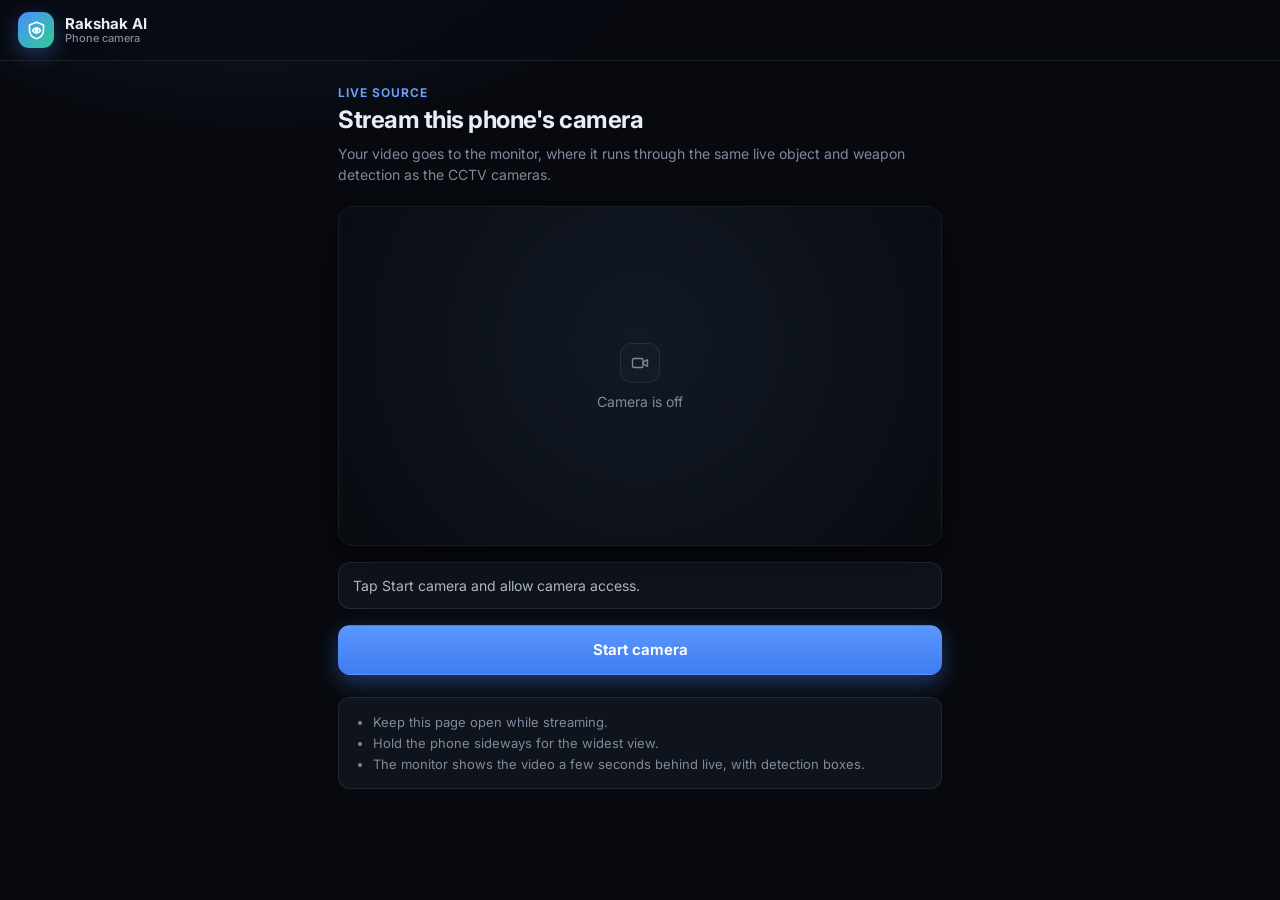
<file: static/phone.html>
<!doctype html>
<html lang="en">
<head>
  <meta charset="utf-8">
  <meta name="viewport" content="width=device-width, initial-scale=1, viewport-fit=cover">
  <meta name="theme-color" content="#07090e">
  <title>Phone Camera · Rakshak AI</title>
  <link rel="preconnect" href="https://fonts.googleapis.com">
  <link rel="stylesheet" href="https://fonts.googleapis.com/css2?family=Inter:wght@400;500;600;700&display=swap">
  <link rel="stylesheet" href="/static/phone.css?v=2">
</head>
<body>
  <header class="bar">
    <span class="logo" aria-hidden="true">
      <svg viewBox="0 0 24 24" fill="none" stroke="currentColor" stroke-width="1.9" stroke-linecap="round" stroke-linejoin="round"><path d="M12 2.5 4 5.8v5.7c0 5 3.4 8.9 8 10 4.6-1.1 8-5 8-10V5.8z"/><path d="M7.5 12s1.7-3 4.5-3 4.5 3 4.5 3-1.7 3-4.5 3-4.5-3-4.5-3z"/><circle cx="12" cy="12" r="1.2"/></svg>
    </span>
    <span class="title">Rakshak AI<small>Phone camera</small></span>
  </header>

  <main>
    <div class="eyebrow">Live source</div>
    <h1>Stream this phone's camera</h1>
    <p class="lead">Your video goes to the monitor, where it runs through the same live object and weapon detection as the CCTV cameras.</p>

    <div class="preview">
      <video id="preview" muted playsinline autoplay></video>
      <span id="badge" class="badge" hidden>● Live</span>
      <div id="placeholder" class="placeholder">
        <svg viewBox="0 0 24 24" fill="none" stroke="currentColor" stroke-width="1.8" stroke-linecap="round" stroke-linejoin="round" aria-hidden="true"><path d="m16 13 5.2 3.1a.5.5 0 0 0 .8-.4V8.3a.5.5 0 0 0-.8-.4L16 11"/><rect x="2" y="6" width="14" height="12" rx="2"/></svg>
        <span>Camera is off</span>
      </div>
    </div>

    <p id="status" class="status" role="status">Tap Start camera and allow camera access.</p>

    <div class="actions">
      <button id="start" class="btn primary" type="button">Start camera</button>
      <button id="stop" class="btn" type="button" hidden>Stop</button>
      <button id="flip" class="btn" type="button" hidden>Switch camera</button>
    </div>

    <ul class="tips">
      <li>Keep this page open while streaming.</li>
      <li>Hold the phone sideways for the widest view.</li>
      <li>The monitor shows the video a few seconds behind live, with detection boxes.</li>
    </ul>
  </main>

  <script src="/static/capture.js?v=2"></script>
  <script src="/static/phone.js?v=2"></script>
</body>
</html>
</file>
<file: static/landing.css>
/* ==========================================================================
   Rakshak AI — public landing page (/)
   Standalone: shares the product's palette and fonts, not its stylesheet.
   ========================================================================== */
:root {
  --bg: #05070b; --bg-2: #080b11; --surface: #0c1118; --surface-2: #111823; --surface-3: #172030;
  --border: rgba(148, 163, 184, .13); --border-2: rgba(148, 163, 184, .22);
  --text: #e9eef6; --text-2: #b7c0ce; --muted: #8391a5; --faint: #5d697c;
  --primary: #4d8dff; --primary-2: #6ea3ff; --primary-soft: rgba(77, 141, 255, .12);
  --ok: #2ecc8f; --ok-soft: rgba(46, 204, 143, .12);
  --warn: #f5b544; --warn-soft: rgba(245, 181, 68, .12);
  --danger: #ff5c63; --danger-soft: rgba(255, 92, 99, .12);
  --plan: #9aa6b8; --plan-soft: rgba(154, 166, 184, .1);
  --font: "Inter", "Segoe UI", system-ui, -apple-system, Roboto, sans-serif;
  --mono: "JetBrains Mono", ui-monospace, "Cascadia Mono", Consolas, monospace;
  --radius: 14px; --radius-lg: 20px;
  --ease: cubic-bezier(.2, .7, .2, 1);
  --wrap: 1200px; --nav-h: 68px;
  color-scheme: dark;
}
* { box-sizing: border-box; }
html { scroll-behavior: smooth; scroll-padding-top: calc(var(--nav-h) + 12px); -webkit-text-size-adjust: 100%; }
body {
  margin: 0; background: var(--bg); color: var(--text); font: 400 16px/1.6 var(--font);
  -webkit-font-smoothing: antialiased; text-rendering: optimizeLegibility; overflow-x: hidden;
}
img { max-width: 100%; display: block; }
a { color: var(--primary-2); text-decoration: none; }
a:hover { text-decoration: underline; text-underline-offset: 3px; }
h1, h2, h3, h4 { margin: 0; font-weight: 700; letter-spacing: -.02em; line-height: 1.15; color: var(--text); }
p { margin: 0; }
sup.ref { font-size: .62em; font-weight: 600; margin-left: 1px; }
sup.ref a { color: var(--muted); }
.ic { width: 20px; height: 20px; flex: none; fill: none; stroke: currentColor; stroke-width: 1.8; stroke-linecap: round; stroke-linejoin: round; }
.wrap { width: 100%; max-width: var(--wrap); margin: 0 auto; padding: 0 28px; }
.sr-only { position: absolute; width: 1px; height: 1px; overflow: hidden; clip: rect(0 0 0 0); white-space: nowrap; }
:focus-visible { outline: 2px solid var(--primary); outline-offset: 3px; border-radius: 6px; }

/* ---------- Buttons ---------- */
.btn {
  display: inline-flex; align-items: center; justify-content: center; gap: 9px; height: 46px; padding: 0 20px; border-radius: 12px;
  font: 600 15px var(--font); white-space: nowrap; cursor: pointer; text-decoration: none !important;
  border: 1px solid var(--border-2); background: var(--surface-2); color: var(--text);
  transition: background .18s, border-color .18s, transform .12s, box-shadow .18s, filter .18s;
}
.btn:hover { background: var(--surface-3); border-color: rgba(148, 163, 184, .34); }
.btn:active { transform: translateY(1px); }
.btn .ic { width: 18px; height: 18px; }
.btn.primary { background: linear-gradient(180deg, #5d98ff, #3d7bf0); border-color: transparent; color: #fff; box-shadow: 0 10px 30px -8px rgba(77, 141, 255, .55), inset 0 1px 0 rgba(255, 255, 255, .18); }
.btn.primary:hover { filter: brightness(1.08); }
.btn.ghost { background: transparent; }
.btn.sm { height: 38px; padding: 0 14px; font-size: 14px; border-radius: 10px; }
.btn .arrow { transition: transform .2s var(--ease); }
.btn:hover .arrow { transform: translateX(3px); }

/* ---------- Status tags ---------- */
.tag {
  display: inline-flex; align-items: center; gap: 6px; height: 24px; padding: 0 9px; border-radius: 999px; white-space: nowrap;
  font-size: 11.5px; font-weight: 650; letter-spacing: .01em; border: 1px solid transparent;
}
.tag::before { content: ""; width: 6px; height: 6px; border-radius: 50%; background: currentColor; }
.tag.run { color: var(--ok); background: var(--ok-soft); border-color: rgba(46, 204, 143, .28); }
.tag.part { color: var(--warn); background: var(--warn-soft); border-color: rgba(245, 181, 68, .28); }
.tag.dev { color: var(--primary-2); background: var(--primary-soft); border-color: rgba(77, 141, 255, .3); }
.tag.plan { color: var(--plan); background: var(--plan-soft); border-color: rgba(154, 166, 184, .24); }
.legend { display: flex; flex-wrap: wrap; gap: 8px 14px; align-items: center; font-size: 13px; color: var(--muted); }

/* ---------- Navigation ---------- */
.nav {
  position: fixed; inset: 0 0 auto; z-index: 50; height: var(--nav-h);
  transition: background .25s, border-color .25s, backdrop-filter .25s; border-bottom: 1px solid transparent;
}
.nav.scrolled { background: rgba(5, 7, 11, .78); backdrop-filter: saturate(160%) blur(16px); -webkit-backdrop-filter: saturate(160%) blur(16px); border-bottom-color: var(--border); }
.nav-inner { height: 100%; display: flex; align-items: center; gap: 28px; }
.brand { display: inline-flex; align-items: center; gap: 11px; color: var(--text); text-decoration: none !important; flex: none; }
.brand-mark {
  width: 36px; height: 36px; border-radius: 10px; display: grid; place-items: center; color: #fff;
  background: linear-gradient(140deg, #4d8dff 0%, #2f6fe6 55%, #1f9e78 130%); box-shadow: 0 8px 22px -6px rgba(77, 141, 255, .6), inset 0 1px 0 rgba(255, 255, 255, .2);
}
.brand-mark .ic { width: 21px; height: 21px; }
.brand-name { font-weight: 750; font-size: 17px; letter-spacing: -.02em; }
.nav-links { display: flex; align-items: center; gap: 4px; margin: 0 auto; }
.nav-links a { padding: 8px 12px; border-radius: 9px; font-size: 14px; font-weight: 550; color: var(--text-2); text-decoration: none; transition: color .15s, background .15s; }
.nav-links a:hover { color: var(--text); background: rgba(255, 255, 255, .04); }
.nav-links a.active { color: var(--text); }
.nav-cta { display: flex; gap: 10px; flex: none; }
.nav-toggle { display: none; width: 42px; height: 42px; border-radius: 10px; border: 1px solid var(--border-2); background: var(--surface-2); color: var(--text); cursor: pointer; place-items: center; }
.nav-toggle .i-close { display: none; }
.lbl-short, .nav-links .menu-only { display: none; }
.nav.open .nav-toggle .i-open { display: none; }
.nav.open .nav-toggle .i-close { display: block; }

/* ---------- Hero ---------- */
.hero { position: relative; padding: calc(var(--nav-h) + 76px) 0 40px; overflow: hidden; isolation: isolate; }
.hero::before {
  content: ""; position: absolute; inset: 0; z-index: -2;
  background:
    radial-gradient(900px 520px at 78% 8%, rgba(77, 141, 255, .16), transparent 62%),
    radial-gradient(700px 420px at 8% 30%, rgba(46, 204, 143, .07), transparent 60%);
}
.hero::after {
  content: ""; position: absolute; inset: 0; z-index: -1; opacity: .5;
  background-image: linear-gradient(rgba(148, 163, 184, .06) 1px, transparent 1px), linear-gradient(90deg, rgba(148, 163, 184, .06) 1px, transparent 1px);
  background-size: 56px 56px; mask-image: radial-gradient(ellipse 70% 60% at 50% 30%, #000 30%, transparent 75%);
  -webkit-mask-image: radial-gradient(ellipse 70% 60% at 50% 30%, #000 30%, transparent 75%);
}
.hero-grid { display: grid; grid-template-columns: minmax(0, 1.02fr) minmax(0, 1fr); gap: 56px; align-items: center; }
.kicker {
  display: inline-flex; align-items: center; gap: 10px; padding: 6px 14px 6px 8px; border-radius: 999px; margin-bottom: 26px;
  font-size: 13px; font-weight: 550; color: var(--text-2); background: rgba(255, 255, 255, .03); border: 1px solid var(--border-2);
}
.kicker b { white-space: nowrap; flex: none; font-weight: 650; color: var(--text); padding: 2px 8px; border-radius: 999px; background: var(--primary-soft); color: var(--primary-2); font-size: 12px; }
.hero h1 { font-size: clamp(40px, 5.4vw, 68px); letter-spacing: -.04em; line-height: 1.04; font-weight: 750; }
.hero h1 .dim { color: #7f8ea6; }
.hero h1 .accent { background: linear-gradient(92deg, #7fb0ff 10%, #4d8dff 45%, #3fd0a0 105%); -webkit-background-clip: text; background-clip: text; color: transparent; }
.hero-lead { margin-top: 24px; font-size: 19px; line-height: 1.6; color: var(--text-2); max-width: 580px; }
.hero-actions { display: flex; flex-wrap: wrap; gap: 12px; margin-top: 34px; }
.hero-status {
  margin-top: 34px; display: grid; grid-template-columns: auto 1fr; gap: 4px 12px; align-items: start; max-width: 580px;
  padding: 16px 18px; border-radius: var(--radius); background: rgba(12, 17, 24, .7); border: 1px solid var(--border);
  font-size: 14px; line-height: 1.55; color: var(--text-2);
}
.hero-status .tag { grid-row: span 2; margin-top: 1px; }
.hero-status strong { color: var(--text); font-weight: 600; }

.hero-visual { position: relative; }
.frame {
  position: relative; border-radius: 16px; overflow: hidden; background: var(--surface); border: 1px solid var(--border-2);
  box-shadow: 0 40px 100px -30px rgba(0, 0, 0, .8), 0 0 0 1px rgba(255, 255, 255, .02), 0 30px 80px -40px rgba(77, 141, 255, .35);
}
.frame-bar { height: 34px; display: flex; align-items: center; gap: 7px; padding: 0 14px; background: #0a0f16; border-bottom: 1px solid var(--border); }
.frame-bar i { width: 10px; height: 10px; border-radius: 50%; background: #253041; }
.frame-bar span { margin-left: 10px; font: 500 11.5px var(--mono); color: var(--faint); }
.frame img { width: 100%; height: auto; aspect-ratio: 16 / 10; object-fit: cover; object-position: top left; }
.float-card {
  position: absolute; display: flex; align-items: center; gap: 12px; padding: 12px 14px; border-radius: 14px;
  background: rgba(10, 14, 20, .86); border: 1px solid var(--border-2); backdrop-filter: blur(12px); -webkit-backdrop-filter: blur(12px);
  box-shadow: 0 18px 40px -12px rgba(0, 0, 0, .7); font-size: 13px; line-height: 1.35; color: var(--text-2);
}
.float-card b { display: block; color: var(--text); font-size: 14px; font-weight: 650; }
.float-card .fc-ic { width: 36px; height: 36px; border-radius: 10px; display: grid; place-items: center; flex: none; }
.fc-alert { left: -26px; bottom: 54px; animation: float 7s ease-in-out infinite; }
.fc-alert .fc-ic { background: var(--danger-soft); color: #ff8a8f; }
.fc-cpu { right: -18px; top: 70px; animation: float 8s ease-in-out -3s infinite; }
.fc-cpu .fc-ic { background: var(--ok-soft); color: var(--ok); }
@keyframes float { 50% { transform: translateY(-8px); } }

/* ---------- Facts strip ---------- */
.facts { padding-top: 56px; padding-bottom: 24px; }
.facts-grid { display: grid; grid-template-columns: repeat(4, minmax(0, 1fr)); border: 1px solid var(--border); border-radius: var(--radius-lg); background: linear-gradient(180deg, rgba(255, 255, 255, .02), transparent), var(--bg-2); overflow: hidden; }
.fact { padding: 26px 26px 24px; border-right: 1px solid var(--border); }
.fact:last-child { border-right: 0; }
.fact-num { font-size: 38px; font-weight: 750; letter-spacing: -.035em; line-height: 1; font-variant-numeric: tabular-nums; }
.fact-num small { font-size: 18px; font-weight: 650; color: var(--muted); margin-left: 4px; letter-spacing: -.01em; }
.fact p { margin-top: 12px; font-size: 14px; line-height: 1.5; color: var(--muted); }
.facts-note { margin-top: 12px; font-size: 12.5px; color: var(--faint); }

/* ---------- Sections ---------- */
section { position: relative; }
.section { padding: 110px 0; }
.section.alt { background: linear-gradient(180deg, var(--bg-2), var(--bg) 85%); border-top: 1px solid var(--border); }
.sec-head { max-width: 780px; margin-bottom: 56px; }
.sec-head.center { margin-left: auto; margin-right: auto; text-align: center; }
.eyebrow { display: inline-flex; align-items: center; gap: 10px; margin-bottom: 18px; font: 600 12.5px var(--mono); letter-spacing: .08em; text-transform: uppercase; color: var(--primary-2); }
.eyebrow::before { content: ""; width: 22px; height: 1px; background: currentColor; opacity: .7; }
.sec-head h2 { font-size: clamp(30px, 3.6vw, 46px); letter-spacing: -.035em; line-height: 1.1; }
.sec-head h2 .dim { color: #7f8ea6; }
.sec-head p { margin-top: 20px; font-size: 18px; line-height: 1.65; color: var(--text-2); }
.prose p + p { margin-top: 14px; }

.card {
  position: relative; padding: 28px; border-radius: var(--radius-lg); background: linear-gradient(180deg, rgba(255, 255, 255, .025), transparent 60%), var(--surface);
  border: 1px solid var(--border); transition: border-color .25s, transform .3s var(--ease);
}
.card:hover { border-color: var(--border-2); }
.card h3 { font-size: 19px; letter-spacing: -.015em; }
.card p { margin-top: 10px; color: var(--text-2); font-size: 15px; line-height: 1.65; }
.card-ic { width: 44px; height: 44px; border-radius: 12px; display: grid; place-items: center; margin-bottom: 20px; background: var(--primary-soft); color: var(--primary-2); border: 1px solid rgba(77, 141, 255, .22); }
.card-ic .ic { width: 22px; height: 22px; }
.card-ic.red { background: var(--danger-soft); color: #ff8a8f; border-color: rgba(255, 92, 99, .25); }
.card-ic.amber { background: var(--warn-soft); color: var(--warn); border-color: rgba(245, 181, 68, .25); }
.card-ic.green { background: var(--ok-soft); color: var(--ok); border-color: rgba(46, 204, 143, .25); }
.grid-3 { display: grid; grid-template-columns: repeat(3, minmax(0, 1fr)); gap: 20px; }
.grid-2 { display: grid; grid-template-columns: repeat(2, minmax(0, 1fr)); gap: 20px; }

/* ---------- Problem ---------- */
.problem-top { display: grid; grid-template-columns: minmax(0, 1.1fr) minmax(0, 1fr); gap: 64px; align-items: start; margin-bottom: 56px; }
.problem-top .sec-head { margin-bottom: 0; }
.problem-top .prose { font-size: 17px; line-height: 1.7; color: var(--text-2); padding-top: 38px; }
.problem-top .prose strong { color: var(--text); font-weight: 600; }

/* ---------- Base-rate calculator ---------- */
.calc { display: grid; grid-template-columns: minmax(0, 1fr) minmax(0, 1.1fr); gap: 0; border-radius: var(--radius-lg); border: 1px solid var(--border-2); background: var(--surface); overflow: hidden; }
.calc-in { padding: 30px; border-right: 1px solid var(--border); display: flex; flex-direction: column; gap: 22px; }
.calc-out { padding: 30px; background: linear-gradient(180deg, rgba(77, 141, 255, .05), transparent 70%); display: flex; flex-direction: column; gap: 22px; }
.slider label { display: flex; justify-content: space-between; align-items: baseline; gap: 12px; font-size: 14px; font-weight: 550; color: var(--text-2); margin-bottom: 10px; }
.slider output { font: 600 14px var(--mono); color: var(--text); }
input[type=range] { -webkit-appearance: none; appearance: none; width: 100%; height: 6px; border-radius: 6px; background: var(--surface-3); outline: none; cursor: pointer; }
input[type=range]::-webkit-slider-thumb { -webkit-appearance: none; width: 20px; height: 20px; border-radius: 50%; background: #fff; border: 4px solid var(--primary); box-shadow: 0 2px 10px rgba(0, 0, 0, .4); }
input[type=range]::-moz-range-thumb { width: 14px; height: 14px; border-radius: 50%; background: #fff; border: 4px solid var(--primary); }
input[type=range]:focus-visible { outline: 2px solid var(--primary); outline-offset: 6px; }
.seg { display: inline-flex; padding: 4px; border-radius: 12px; background: var(--bg); border: 1px solid var(--border); gap: 4px; }
.seg button { font: 600 13.5px var(--font); padding: 9px 14px; border-radius: 9px; border: 0; background: transparent; color: var(--muted); cursor: pointer; transition: background .15s, color .15s; }
.seg button.on { background: var(--surface-3); color: var(--text); box-shadow: inset 0 0 0 1px var(--border-2); }
.calc-note { font-size: 13px; line-height: 1.55; color: var(--muted); }
.calc-big { display: flex; align-items: baseline; gap: 14px; flex-wrap: wrap; }
.calc-big .num { font-size: 64px; font-weight: 750; letter-spacing: -.045em; line-height: 1; font-variant-numeric: tabular-nums; color: #ff8a8f; transition: color .3s; }
.calc-big .num.good { color: var(--ok); }
.calc-big .lbl { font-size: 16px; color: var(--text-2); max-width: 240px; line-height: 1.4; }
.calc-rows { display: grid; grid-template-columns: repeat(3, minmax(0, 1fr)); gap: 10px; }
.calc-rows div { padding: 12px 14px; border-radius: 12px; background: var(--bg); border: 1px solid var(--border); }
.calc-rows b { display: block; font: 650 20px var(--mono); letter-spacing: -.02em; font-variant-numeric: tabular-nums; }
.calc-rows span { font-size: 12.5px; color: var(--muted); }
.dots { display: grid; grid-template-columns: repeat(20, 1fr); gap: 5px; }
.dots i { aspect-ratio: 1; border-radius: 50%; background: rgba(255, 92, 99, .75); transition: background .35s; }
.dots i.t { background: var(--ok); }
.dots-legend { display: flex; gap: 16px; font-size: 12.5px; color: var(--muted); }
.dots-legend span:not(.nb)::before { content: ""; display: inline-block; width: 9px; height: 9px; border-radius: 50%; margin-right: 6px; vertical-align: 0; background: rgba(255, 92, 99, .75); }
.dots-legend span.t::before { background: var(--ok); }
.insight {
  margin-top: 28px; display: grid; grid-template-columns: auto 1fr; gap: 20px; align-items: start; padding: 28px 30px; border-radius: var(--radius-lg);
  background: linear-gradient(120deg, rgba(77, 141, 255, .1), rgba(46, 204, 143, .05)); border: 1px solid rgba(77, 141, 255, .25);
}
.insight .card-ic { margin: 0; }
.insight h3 { font-size: 22px; letter-spacing: -.02em; }
.insight p { margin-top: 10px; color: var(--text-2); font-size: 16px; line-height: 1.65; }
.insight .caveat { margin-top: 12px; font-size: 14px; color: var(--muted); }

/* ---------- Pipeline ---------- */
.stack { display: grid; grid-template-columns: minmax(0, .8fr) minmax(0, 1.5fr) minmax(0, .8fr); gap: 18px; align-items: stretch; margin-bottom: 30px; }
.stack-col { padding: 24px; border-radius: var(--radius-lg); border: 1px solid var(--border); background: var(--surface); }
.stack-col h3 { font: 600 12px var(--mono); letter-spacing: .08em; text-transform: uppercase; color: var(--muted); margin-bottom: 16px; }
.stack-col ul { list-style: none; margin: 0; padding: 0; display: flex; flex-direction: column; gap: 12px; }
.stack-col li { display: flex; gap: 11px; align-items: flex-start; font-size: 14.5px; line-height: 1.45; color: var(--text-2); }
.stack-col li .ic { width: 18px; height: 18px; margin-top: 1px; color: var(--muted); }
.stack-core { position: relative; border-color: rgba(77, 141, 255, .45); background: linear-gradient(180deg, rgba(77, 141, 255, .1), rgba(77, 141, 255, .02)), var(--surface); box-shadow: 0 30px 80px -40px rgba(77, 141, 255, .5); }
.stack-core h3 { color: var(--primary-2); }
.core-layers { display: grid; gap: 8px; }
.layer { display: grid; grid-template-columns: 120px 1fr; gap: 14px; align-items: center; padding: 11px 14px; border-radius: 11px; background: rgba(5, 7, 11, .55); border: 1px solid var(--border); font-size: 14px; color: var(--text-2); }
.layer b { font-size: 13px; font-weight: 650; color: var(--text); }
.stack-core .note { margin-top: 14px; font-size: 13px; color: var(--muted); display: flex; gap: 8px; align-items: center; }

.flow { position: relative; display: grid; grid-template-columns: repeat(6, minmax(0, 1fr)); gap: 12px; }
/* connector from each step's icon to the next, with a slow light running along it */
.step:not(:last-child)::after {
  content: ""; position: absolute; top: 31px; left: 72px; right: -4px; height: 2px; border-radius: 2px;
  background: linear-gradient(90deg, rgba(77, 141, 255, .18) 0%, rgba(120, 170, 255, .85) 50%, rgba(77, 141, 255, .18) 100%);
  background-size: 250% 100%; animation: flowline 3.2s linear infinite;
}
.step:nth-child(2)::after { animation-delay: -.5s; } .step:nth-child(3)::after { animation-delay: -1s; }
.step:nth-child(4)::after { animation-delay: -1.5s; } .step:nth-child(5)::after { animation-delay: -2s; }
@keyframes flowline { from { background-position: 125% 0; } to { background-position: -125% 0; } }
.step { position: relative; display: flex; flex-direction: column; align-items: flex-start; }
.step-ic { position: relative; z-index: 1; width: 64px; height: 64px; border-radius: 18px; display: grid; place-items: center; background: var(--surface-2); border: 1px solid var(--border-2); color: var(--text); box-shadow: 0 0 0 6px var(--bg); }
.section.alt .step-ic { box-shadow: 0 0 0 6px var(--bg-2); }
.step-ic .ic { width: 26px; height: 26px; }
.step:last-child .step-ic { background: linear-gradient(140deg, rgba(77, 141, 255, .25), rgba(46, 204, 143, .2)); border-color: rgba(77, 141, 255, .5); }
.step h4 { margin-top: 18px; font-size: 16px; letter-spacing: -.01em; }
.step p { margin-top: 6px; font-size: 13.5px; line-height: 1.55; color: var(--muted); }
.step .tag { margin-top: 12px; }

/* ---------- Pillars ---------- */
.pillars { display: grid; grid-template-columns: repeat(2, minmax(0, 1fr)); gap: 20px; }
.pillar { padding: 32px; display: flex; flex-direction: column; }
.pillar-top { display: flex; align-items: center; justify-content: space-between; gap: 12px; margin-bottom: 18px; }
.pillar-num { font: 600 13px var(--mono); color: var(--faint); }
.pillar h3 { font-size: 22px; letter-spacing: -.02em; }
.pillar .lead { margin-top: 10px; font-size: 16px; color: var(--text); font-weight: 500; line-height: 1.55; }
.pillar ul { margin: 16px 0 0; padding: 0; list-style: none; display: flex; flex-direction: column; gap: 10px; }
.pillar li { position: relative; padding-left: 20px; font-size: 14.5px; line-height: 1.6; color: var(--text-2); }
.pillar li::before { content: ""; position: absolute; left: 2px; top: 10px; width: 6px; height: 6px; border-radius: 2px; background: var(--primary); opacity: .8; }
.pillar .today { margin-top: auto; padding-top: 20px; display: flex; gap: 10px; align-items: flex-start; font-size: 13.5px; color: var(--muted); line-height: 1.5; }
.pillar .today .tag { flex: none; }

/* ---------- Alert anatomy ---------- */
.anatomy { display: grid; grid-template-columns: minmax(0, 1.35fr) minmax(0, .65fr); gap: 20px; margin-top: 20px; align-items: start; }
.evidence { padding: 0; overflow: hidden; }
.ev-head { display: flex; justify-content: space-between; align-items: center; gap: 12px; padding: 16px 22px; border-bottom: 1px solid var(--border); background: rgba(255, 255, 255, .015); }
.ev-head b { font-size: 14px; }
.ev-head span { font-size: 12px; color: var(--muted); }
.ev-body { padding: 18px 22px 22px; font: 500 13.5px/1.9 var(--mono); color: var(--text-2); overflow-x: auto; }
.ev-row { display: grid; grid-template-columns: 58px 170px 1fr; gap: 12px; white-space: nowrap; }
.ev-row .v { color: #ffb4b7; text-align: right; }
.ev-row .k { color: var(--text); }
.ev-row .d { color: var(--muted); white-space: normal; }
.ev-sum { margin-top: 12px; padding-top: 12px; border-top: 1px dashed var(--border-2); display: flex; flex-wrap: wrap; gap: 8px 22px; color: var(--text); }
.ev-sum .hit { color: var(--ok); font-weight: 650; }
.ev-foot { padding: 12px 22px; border-top: 1px solid var(--border); font-size: 12.5px; color: var(--muted); font-family: var(--font); }
.phone {
  margin: 0 auto; width: 100%; max-width: 300px; padding: 12px; border-radius: 34px; background: #0a0e14; border: 1px solid var(--border-2);
  box-shadow: 0 30px 60px -20px rgba(0, 0, 0, .8), inset 0 0 0 5px #121925;
}
.phone-screen { border-radius: 24px; overflow: hidden; background: var(--surface); }
.phone-top { display: flex; justify-content: space-between; padding: 10px 16px 6px; font: 600 11px var(--mono); color: var(--muted); }
.ph-alert { padding: 4px 14px 16px; }
.ph-thumb { position: relative; aspect-ratio: 4 / 3; border-radius: 14px; overflow: hidden; background: #0b1017; }
.ph-thumb svg { width: 100%; height: 100%; display: block; }
.ph-meta { margin-top: 12px; font-size: 12px; color: var(--muted); font-family: var(--mono); }
.ph-title { margin-top: 4px; font-size: 16px; font-weight: 650; line-height: 1.35; }
.ph-conf { margin-top: 8px; font-size: 13px; color: var(--text-2); }
.ph-conf b { color: var(--ok); }
.ph-btns { margin-top: 14px; display: grid; grid-template-columns: 1fr 1fr; gap: 8px; }
.ph-btns span { display: grid; place-items: center; height: 38px; border-radius: 10px; font-size: 13px; font-weight: 650; background: var(--surface-3); border: 1px solid var(--border-2); }
.ph-btns span.p { background: var(--primary); border-color: transparent; }
.ph-btns span.w { grid-column: 1 / -1; color: var(--text-2); }
.phone-cap { margin-top: 16px; text-align: center; font-size: 13px; color: var(--muted); line-height: 1.5; }

/* ---------- Comparison table ---------- */
.table-wrap { border-radius: var(--radius-lg); border: 1px solid var(--border); background: var(--surface); overflow-x: auto; }
table { width: 100%; border-collapse: collapse; font-size: 14.5px; }
th, td { text-align: left; padding: 16px 22px; border-bottom: 1px solid var(--border); vertical-align: top; line-height: 1.55; }
tr:last-child td { border-bottom: 0; }
thead th { font: 600 12px var(--mono); letter-spacing: .07em; text-transform: uppercase; color: var(--muted); background: rgba(255, 255, 255, .015); white-space: nowrap; }
.cmp td:first-child { color: var(--text); font-weight: 600; width: 22%; }
.cmp td:nth-child(2) { color: var(--muted); width: 33%; }
.cmp td:nth-child(3) { color: var(--text-2); }
.cmp thead th:nth-child(3) { color: var(--primary-2); }

/* ---------- Prototype ---------- */
.proof { display: grid; grid-template-columns: repeat(4, minmax(0, 1fr)); gap: 16px; margin-bottom: 40px; }
.proof div { padding: 22px; border-radius: var(--radius); border: 1px solid var(--border); background: var(--surface); }
.proof b { display: block; font-size: 32px; font-weight: 750; letter-spacing: -.035em; line-height: 1.05; }
.proof span { display: block; margin-top: 8px; font-size: 13.5px; color: var(--muted); line-height: 1.45; }
.gallery { border-radius: var(--radius-lg); border: 1px solid var(--border-2); background: var(--surface); overflow: hidden; }
.g-tabs { display: flex; gap: 4px; padding: 10px; border-bottom: 1px solid var(--border); overflow-x: auto; scrollbar-width: none; background: #0a0f16; }
.g-tabs::-webkit-scrollbar { display: none; }
.g-tabs button { flex: none; display: inline-flex; align-items: center; gap: 8px; font: 600 13.5px var(--font); padding: 9px 14px; border-radius: 10px; border: 1px solid transparent; background: transparent; color: var(--muted); cursor: pointer; transition: background .15s, color .15s; }
.g-tabs button .ic { width: 16px; height: 16px; }
.g-tabs button:hover { color: var(--text); }
.g-tabs button[aria-selected=true] { background: var(--surface-2); border-color: var(--border-2); color: var(--text); }
.g-body { display: grid; grid-template-columns: minmax(0, 1fr) 320px; }
.g-shot { position: relative; background: #070a0f; aspect-ratio: 16 / 10; overflow: hidden; }
.g-shot img { position: absolute; inset: 0; width: 100%; height: 100%; object-fit: cover; object-position: top left; opacity: 0; transition: opacity .45s var(--ease); }
.g-shot img.on { opacity: 1; }
.g-text { padding: 28px; border-left: 1px solid var(--border); display: flex; flex-direction: column; gap: 12px; }
.g-text .tag { align-self: flex-start; }
.g-text h3 { font-size: 20px; }
.g-text p { color: var(--text-2); font-size: 14.5px; line-height: 1.65; }
.g-text a.btn { margin-top: auto; align-self: flex-start; }
.caps { display: grid; grid-template-columns: repeat(3, minmax(0, 1fr)); gap: 16px; margin-top: 40px; }
.cap { padding: 24px; }
.cap h3 { font-size: 16.5px; display: flex; align-items: center; gap: 10px; }
.cap h3 .ic { color: var(--ok); width: 19px; height: 19px; }
.cap p { font-size: 14px; margin-top: 8px; }
.honest {
  margin-top: 24px; padding: 18px 22px; border-radius: var(--radius); border: 1px dashed var(--border-2); background: rgba(255, 255, 255, .012);
  font-size: 14.5px; line-height: 1.65; color: var(--text-2); display: flex; gap: 14px;
}
.honest .ic { color: var(--warn); margin-top: 2px; }
.honest strong { color: var(--text); font-weight: 600; }

/* ---------- Requirement status ---------- */
.req td:first-child { color: var(--text); font-weight: 600; width: 28%; }
.req td:nth-child(2) { width: 150px; }
.req td:nth-child(3) { color: var(--text-2); }
.req-head { display: flex; justify-content: space-between; align-items: flex-end; gap: 20px; flex-wrap: wrap; margin-bottom: 18px; }

/* ---------- Deployment ---------- */
.deploy { display: grid; grid-template-columns: minmax(0, 1fr) minmax(0, 1fr); gap: 20px; align-items: start; }
.topo { padding: 28px; }
.topo-node { padding: 18px; border-radius: 14px; border: 1px solid var(--border-2); background: var(--bg); }
.topo-node h4 { font-size: 14px; display: flex; align-items: center; gap: 9px; }
.topo-node h4 .ic { color: var(--primary-2); width: 18px; height: 18px; }
.topo-node p { margin-top: 6px; font-size: 13px; color: var(--muted); line-height: 1.5; }
.topo-posts { display: grid; grid-template-columns: repeat(3, minmax(0, 1fr)); gap: 10px; }
.topo-posts .topo-node { padding: 14px; }
.topo-link { position: relative; height: 64px; display: grid; place-items: center; }
.topo-link::before { content: ""; position: absolute; top: 6px; bottom: 6px; left: 50%; border-left: 2px dashed rgba(77, 141, 255, .45); }
.topo-link span { position: relative; padding: 4px 12px; border-radius: 999px; background: var(--surface); border: 1px solid rgba(77, 141, 255, .35); font: 600 11.5px var(--mono); color: var(--primary-2); text-align: center; }
.topo-hq { border-color: rgba(77, 141, 255, .4); background: linear-gradient(180deg, rgba(77, 141, 255, .08), transparent), var(--bg); }
.dep-list { display: grid; gap: 12px; }
.dep-item { display: grid; grid-template-columns: auto 1fr; gap: 16px; padding: 18px 20px; border-radius: var(--radius); background: var(--surface); border: 1px solid var(--border); }
.dep-item .card-ic { width: 40px; height: 40px; margin: 0; }
.dep-item h4 { font-size: 15.5px; }
.dep-item p { margin-top: 4px; font-size: 14px; color: var(--text-2); line-height: 1.6; }
.cost { margin-top: 20px; display: grid; grid-template-columns: minmax(0, 1fr) minmax(0, 1.2fr); gap: 0; border-radius: var(--radius-lg); border: 1px solid var(--border-2); overflow: hidden; background: var(--surface); }
.cost-big { padding: 34px; background: linear-gradient(140deg, rgba(46, 204, 143, .1), rgba(77, 141, 255, .06)); border-right: 1px solid var(--border); display: flex; flex-direction: column; justify-content: center; }
.cost-big .k { font: 600 12px var(--mono); letter-spacing: .08em; text-transform: uppercase; color: var(--ok); }
.cost-big .v { margin-top: 10px; font-size: 52px; font-weight: 750; letter-spacing: -.045em; line-height: 1; }
.cost-big .v small { font-size: 20px; color: var(--text-2); font-weight: 600; letter-spacing: -.01em; }
.cost-big p { margin-top: 14px; color: var(--text-2); font-size: 15px; line-height: 1.6; }
.cost table td:last-child { text-align: right; font-family: var(--mono); font-weight: 600; white-space: nowrap; }
.cost table tr.total td { color: var(--text); font-weight: 700; background: rgba(255, 255, 255, .02); }
.cost table td { padding: 13px 22px; color: var(--text-2); }
.cost .fine { padding: 12px 22px; font-size: 12.5px; color: var(--muted); border-top: 1px solid var(--border); }

/* ---------- Trust ---------- */
.trust-grid { display: grid; grid-template-columns: repeat(3, minmax(0, 1fr)); gap: 20px; }
.limit { margin-top: 20px; display: grid; grid-template-columns: auto 1fr; gap: 18px; padding: 26px 28px; border-radius: var(--radius-lg); border: 1px solid rgba(245, 181, 68, .3); background: linear-gradient(120deg, rgba(245, 181, 68, .07), transparent 70%); }
.limit .card-ic { margin: 0; }
.limit h3 { font-size: 19px; }
.limit p { margin-top: 8px; color: var(--text-2); font-size: 15px; line-height: 1.65; }

.oat td:first-child { font: 600 13px var(--mono); color: var(--muted); width: 96px; white-space: nowrap; }
.oat td:nth-child(2) { color: var(--text); font-weight: 600; width: 22%; }
.oat td:nth-child(3) { color: var(--text-2); }
.oat td:nth-child(4) { width: 180px; }
.verdict { font-weight: 650; font-size: 13.5px; white-space: nowrap; }
.verdict.reject { color: #ff8a8f; }
.verdict.soft { color: var(--warn); }
.oat-foot { margin-top: 16px; display: grid; grid-template-columns: repeat(2, minmax(0, 1fr)); gap: 16px; }
.oat-foot .card { padding: 22px 24px; }
.oat-foot h3 { font-size: 16px; }
.oat-foot p { font-size: 14px; }

/* ---------- Roadmap ---------- */
.roadmap { display: grid; grid-template-columns: repeat(4, minmax(0, 1fr)); gap: 16px; position: relative; }
.phase { padding: 26px 24px; display: flex; flex-direction: column; }
.phase .when { font: 600 12px var(--mono); letter-spacing: .06em; text-transform: uppercase; color: var(--muted); }
.phase h3 { margin-top: 8px; font-size: 19px; }
.phase ul { margin: 14px 0 0; padding: 0; list-style: none; display: flex; flex-direction: column; gap: 9px; }
.phase li { font-size: 14px; line-height: 1.5; color: var(--text-2); padding-left: 18px; position: relative; }
.phase li::before { content: ""; position: absolute; left: 0; top: 8px; width: 7px; height: 7px; border-radius: 50%; border: 1.5px solid var(--faint); }
.phase.now { border-color: rgba(46, 204, 143, .4); background: linear-gradient(180deg, rgba(46, 204, 143, .07), transparent 55%), var(--surface); }
.phase.now li::before { background: var(--ok); border-color: var(--ok); }
.phase.next { border-color: rgba(77, 141, 255, .4); }
.phase.next li::before { border-color: var(--primary); }

/* ---------- Demo CTA ---------- */
.demo {
  position: relative; overflow: hidden; padding: 64px; border-radius: 28px; border: 1px solid rgba(77, 141, 255, .35);
  background: radial-gradient(700px 360px at 85% 0%, rgba(77, 141, 255, .22), transparent 60%), radial-gradient(500px 300px at 0% 100%, rgba(46, 204, 143, .1), transparent 60%), var(--surface);
  display: grid; grid-template-columns: minmax(0, 1fr) minmax(0, 1fr); gap: 56px; align-items: center;
}
.demo h2 { font-size: clamp(30px, 3.4vw, 44px); letter-spacing: -.035em; }
.demo p.lead { margin-top: 16px; font-size: 17px; color: var(--text-2); line-height: 1.65; }
.demo .hero-actions { margin-top: 28px; }
.tour { list-style: none; margin: 0; padding: 0; counter-reset: t; display: flex; flex-direction: column; gap: 10px; }
.tour li { counter-increment: t; display: grid; grid-template-columns: 34px 1fr; gap: 14px; align-items: start; padding: 14px 16px; border-radius: 14px; background: rgba(5, 7, 11, .55); border: 1px solid var(--border); }
.tour li::before { content: counter(t); width: 30px; height: 30px; border-radius: 9px; display: grid; place-items: center; font: 700 13px var(--mono); color: var(--primary-2); background: var(--primary-soft); }
.tour b { display: block; font-size: 15px; }
.tour span { display: block; margin-top: 2px; font-size: 13.5px; color: var(--muted); line-height: 1.5; }
.tour a { color: inherit; }

/* ---------- Feedback ---------- */
.fb { display: grid; grid-template-columns: minmax(0, .8fr) minmax(0, 1.2fr); gap: 56px; align-items: start; }
.fb-side p { margin-top: 18px; color: var(--text-2); font-size: 16.5px; line-height: 1.7; }
.fb-side ul { margin: 22px 0 0; padding: 0; list-style: none; display: flex; flex-direction: column; gap: 12px; }
.fb-side li { display: flex; gap: 12px; font-size: 14.5px; color: var(--text-2); line-height: 1.55; }
.fb-side li .ic { color: var(--ok); width: 18px; height: 18px; margin-top: 2px; }
form.fb-form { padding: 30px; display: grid; grid-template-columns: repeat(2, minmax(0, 1fr)); gap: 18px 16px; }
.field { display: flex; flex-direction: column; gap: 8px; }
.field.full { grid-column: 1 / -1; }
.field > label, .field > .flabel { font-size: 13.5px; font-weight: 600; color: var(--text-2); }
.field .opt { font-weight: 450; color: var(--faint); }
.field input[type=text], .field input[type=email], .field select, .field textarea {
  font: 400 15px var(--font); color: var(--text); background: var(--bg); border: 1px solid var(--border-2); border-radius: 11px;
  padding: 12px 14px; outline: none; transition: border-color .15s, box-shadow .15s; width: 100%;
}
.field textarea { min-height: 96px; resize: vertical; line-height: 1.55; }
.field input:focus, .field select:focus, .field textarea:focus { border-color: var(--primary); box-shadow: 0 0 0 4px rgba(77, 141, 255, .16); }
.field select { appearance: none; -webkit-appearance: none; background-image: url("data:image/svg+xml,%3Csvg xmlns='http://www.w3.org/2000/svg' width='16' height='16' viewBox='0 0 24 24' fill='none' stroke='%238391a5' stroke-width='2'%3E%3Cpath d='m6 9 6 6 6-6'/%3E%3C/svg%3E"); background-repeat: no-repeat; background-position: right 12px center; padding-right: 40px; }
.stars { display: flex; gap: 8px; }
.stars input { position: absolute; opacity: 0; pointer-events: none; }
.stars label { flex: 1; display: grid; place-items: center; gap: 2px; padding: 10px 4px; border-radius: 11px; border: 1px solid var(--border-2); background: var(--bg); cursor: pointer; font: 700 16px var(--mono); color: var(--text-2); transition: border-color .15s, background .15s, color .15s; text-align: center; }
.stars label small { font: 500 11px var(--font); color: var(--faint); }
.stars label:hover { border-color: rgba(148, 163, 184, .4); }
.stars input:checked + label { background: var(--primary-soft); border-color: var(--primary); color: var(--text); }
.stars input:focus-visible + label { outline: 2px solid var(--primary); outline-offset: 2px; }
.check { display: flex; gap: 10px; align-items: flex-start; font-size: 14px; color: var(--text-2); cursor: pointer; line-height: 1.5; }
.check input { width: 18px; height: 18px; margin: 1px 0 0; accent-color: var(--primary); flex: none; }
.fb-actions { grid-column: 1 / -1; display: flex; align-items: center; gap: 16px; flex-wrap: wrap; }
.fb-msg { font-size: 14px; color: var(--muted); }
.fb-msg.ok { color: var(--ok); }
.fb-msg.bad { color: #ff8a8f; }
.fb-done { grid-column: 1 / -1; text-align: center; padding: 30px 10px; }
.fb-done .card-ic { margin: 0 auto 18px; width: 56px; height: 56px; border-radius: 16px; }
.fb-done h3 { font-size: 22px; }
.fb-done p { margin-top: 10px; color: var(--text-2); }

/* ---------- References & footer ---------- */
.refs { padding: 70px 0 40px; border-top: 1px solid var(--border); }
.refs h2 { font-size: 15px; font: 600 12.5px var(--mono); letter-spacing: .08em; text-transform: uppercase; color: var(--muted); }
.refs ol { margin: 18px 0 0; padding-left: 22px; display: grid; gap: 8px; font-size: 13.5px; color: var(--muted); line-height: 1.55; columns: 2; column-gap: 48px; display: block; }
.refs li { break-inside: avoid; margin-bottom: 8px; }
.refs a { color: var(--text-2); }
.integrity { margin-top: 26px; font-size: 13.5px; color: var(--muted); padding: 14px 18px; border-radius: 12px; border: 1px solid var(--border); background: var(--bg-2); line-height: 1.6; }
footer { padding: 34px 0 44px; border-top: 1px solid var(--border); }
.foot { display: flex; justify-content: space-between; align-items: flex-start; gap: 30px; flex-wrap: wrap; }
.foot p { margin-top: 12px; font-size: 13.5px; color: var(--muted); max-width: 560px; line-height: 1.6; }
.foot nav { display: flex; gap: 22px; flex-wrap: wrap; font-size: 14px; }
.foot nav a { color: var(--text-2); }

/* ---------- Reveal ---------- */
/* hidden only when JavaScript runs (html.js), so the page never depends on it */
.js .reveal { opacity: 0; transform: translateY(18px); transition: opacity .7s var(--ease), transform .7s var(--ease); }
.js .reveal.in { opacity: 1; transform: none; }
.reveal.d1 { transition-delay: .08s; } .reveal.d2 { transition-delay: .16s; } .reveal.d3 { transition-delay: .24s; }
@media (prefers-reduced-motion: reduce) {
  html { scroll-behavior: auto; }
  .js .reveal { opacity: 1; transform: none; transition: none; }
  .fc-alert, .fc-cpu, .step::after { animation: none; }
}

/* ---------- Responsive ---------- */
@media (max-width: 1180px) {
  .nav-links a { padding: 8px 9px; font-size: 13.5px; }
  .hero-grid { gap: 40px; }
  .fc-alert { left: -10px; } .fc-cpu { right: -8px; }
  .stack { grid-template-columns: 1fr 1fr; }
  .stack-core { grid-column: 1 / -1; order: -1; }
  .flow { grid-template-columns: repeat(3, minmax(0, 1fr)); row-gap: 36px; }
  .step::after { display: none; }
  .roadmap { grid-template-columns: repeat(2, minmax(0, 1fr)); }
  .g-body { grid-template-columns: 1fr; }
  .g-text { border-left: 0; border-top: 1px solid var(--border); }
}
@media (max-width: 1040px) {
  .nav-links, .nav-cta .ghost { display: none; }
  .nav-toggle { display: grid; }
  .nav-inner { gap: 14px; }
  .nav-cta { margin-left: auto; }
  .nav.open { background: rgba(5, 7, 11, .97); border-bottom-color: var(--border); }
  .nav.open .nav-links {
    display: flex; position: absolute; top: var(--nav-h); left: 0; right: 0; flex-direction: column; align-items: stretch; gap: 2px;
    padding: 10px 20px 20px; background: #05070b; border-bottom: 1px solid var(--border); box-shadow: 0 30px 60px rgba(0, 0, 0, .6);
  }
  .nav.open .nav-links a { padding: 13px 12px; font-size: 16px; }
  .nav.open .nav-links .menu-only { display: block; }
  .hero-grid { grid-template-columns: 1fr; }
  .hero-visual { max-width: 760px; }
  .problem-top { grid-template-columns: 1fr; gap: 0; }
  .problem-top .prose { padding-top: 24px; }
  .facts-grid { grid-template-columns: repeat(2, minmax(0, 1fr)); }
  .fact:nth-child(2) { border-right: 0; }
  .fact:nth-child(-n+2) { border-bottom: 1px solid var(--border); }
  .calc { grid-template-columns: 1fr; }
  .calc-in { border-right: 0; border-bottom: 1px solid var(--border); }
  .grid-3, .trust-grid, .caps { grid-template-columns: 1fr 1fr; }
  .pillars { grid-template-columns: 1fr; }
  .anatomy { grid-template-columns: 1fr; }
  .proof { grid-template-columns: repeat(2, minmax(0, 1fr)); }
  .deploy { grid-template-columns: 1fr; }
  .cost { grid-template-columns: 1fr; }
  .cost-big { border-right: 0; border-bottom: 1px solid var(--border); }
  .demo { grid-template-columns: 1fr; padding: 44px; gap: 36px; }
  .fb { grid-template-columns: 1fr; gap: 36px; }
  .refs ol { columns: 1; }
}
@media (max-width: 720px) {
  .wrap { padding: 0 18px; }
  .section { padding: 76px 0; }
  .sec-head { margin-bottom: 38px; }
  .sec-head p { font-size: 16.5px; }
  .hero { padding-top: calc(var(--nav-h) + 40px); }
  .hero-lead { font-size: 17px; }
  .hero-actions .btn { flex: 1 1 auto; }
  .kicker { font-size: 12px; }
  .float-card { display: none; }
  .nav-cta .btn { height: 38px; padding: 0 12px; font-size: 13.5px; }
  .brand-name { font-size: 16px; }
  .fact { padding: 20px 18px; }
  .fact-num { font-size: 30px; }
  .grid-3, .grid-2, .trust-grid, .caps, .oat-foot { grid-template-columns: 1fr; }
  .stack { grid-template-columns: 1fr; }
  .layer { grid-template-columns: 1fr; gap: 3px; }
  .flow { grid-template-columns: 1fr 1fr; }
  .card, .pillar { padding: 24px; }
  .calc-in, .calc-out { padding: 22px; }
  .calc-big .num { font-size: 52px; }
  .calc-rows { grid-template-columns: 1fr 1fr 1fr; gap: 8px; }
  .calc-rows div { padding: 10px; }
  .calc-rows b { font-size: 16px; }
  .dots { gap: 4px; }
  .insight, .limit { grid-template-columns: 1fr; padding: 24px; }
  .ev-head { flex-direction: column; align-items: flex-start; gap: 2px; }
  .ev-body { font-size: 12.5px; line-height: 1.7; }
  .ev-row { grid-template-columns: 44px 1fr; gap: 0 10px; margin-bottom: 8px; }
  .ev-row .d { grid-column: 2; }
  /* tables become stacked rows: each cell labelled by its column heading */
  table.stackable { min-width: 0 !important; }
  .stackable thead { display: none; }
  .stackable tr { display: block; padding: 16px 18px; border-bottom: 1px solid var(--border); }
  .stackable tr:last-child { border-bottom: 0; }
  .stackable td { display: block; width: auto !important; padding: 0; border: 0; white-space: normal !important; }
  .stackable td + td { margin-top: 8px; }
  .stackable td[data-label]:not(:first-child)::before {
    content: attr(data-label); display: block; margin-bottom: 2px; font: 600 10.5px var(--mono); letter-spacing: .07em; text-transform: uppercase; color: var(--faint);
  }
  .req .stackable td:nth-child(2)::before, .oat .stackable td:nth-child(2)::before, .oat .stackable td:nth-child(4)::before { display: none !important; }
  .oat .stackable td:first-child { font-size: 12px; }
  .cost table td { padding: 12px 16px; font-size: 13.5px; }
  .proof b { font-size: 26px; }
  .roadmap { grid-template-columns: 1fr; }
  .topo-posts { grid-template-columns: 1fr 1fr 1fr; gap: 6px; }
  .topo-posts .topo-node p { display: none; }
  .demo { padding: 30px 22px; border-radius: 22px; }
  form.fb-form { grid-template-columns: 1fr; padding: 22px; }
  .stars label small { display: none; }
  th, td { padding: 13px 16px; }
  .cost-big { padding: 26px; }
  .cost-big .v { font-size: 42px; }
}
@media (max-width: 420px) {
  .nav-cta .btn .lbl-long { display: none; }
  .nav-cta .btn .lbl-short { display: inline; }
  .facts-grid { grid-template-columns: 1fr; }
  .fact { border-right: 0 !important; border-bottom: 1px solid var(--border); }
  .fact:last-child { border-bottom: 0; }
  .proof { grid-template-columns: 1fr 1fr; gap: 10px; }
  .proof div { padding: 16px; }
}
</file>
<file: static/phone.css>
/* Phone camera page (served to phones on their own, so it carries its own tokens). */
:root {
  --bg: #07090e; --surface: #0f141c; --surface-2: #151b25; --border: rgba(148, 163, 184, .14); --border-2: rgba(148, 163, 184, .24);
  --text: #e9eef6; --text-2: #b4bdcb; --muted: #7f8a9c;
  --primary: #4d8dff; --ok: #2ecc8f; --danger: #ff5c63;
  font-family: "Inter", "Segoe UI", system-ui, -apple-system, Roboto, sans-serif;
  color-scheme: dark; -webkit-font-smoothing: antialiased;
}
* { box-sizing: border-box; }
body {
  margin: 0; min-height: 100vh; color: var(--text);
  background: radial-gradient(700px 380px at 20% -10%, rgba(77, 141, 255, .14), transparent 60%), var(--bg);
}
[hidden] { display: none !important; }

.bar {
  position: sticky; top: 0; z-index: 5; display: flex; align-items: center; gap: 11px; padding: 12px 18px;
  padding-top: max(12px, env(safe-area-inset-top));
  background: rgba(8, 11, 17, .8); backdrop-filter: blur(14px); -webkit-backdrop-filter: blur(14px); border-bottom: 1px solid var(--border);
}
.logo {
  width: 36px; height: 36px; border-radius: 11px; display: grid; place-items: center; color: #fff;
  background: linear-gradient(135deg, #4d8dff, #2ecc8f); box-shadow: 0 6px 20px rgba(77, 141, 255, .35);
}
.logo svg { width: 21px; height: 21px; }
.title { display: flex; flex-direction: column; font-weight: 700; font-size: 15px; line-height: 1.15; }
.title small { font-size: 11px; font-weight: 500; color: var(--muted); }

main { max-width: 640px; margin: 0 auto; padding: 24px 18px calc(36px + env(safe-area-inset-bottom)); }
.eyebrow { font-size: 12px; font-weight: 650; letter-spacing: .08em; text-transform: uppercase; color: #6ea3ff; margin-bottom: 6px; }
h1 { margin: 0 0 8px; font-size: 24px; font-weight: 700; letter-spacing: -.02em; line-height: 1.2; }
.lead { margin: 0 0 20px; color: var(--muted); font-size: 14px; line-height: 1.55; }

.preview {
  position: relative; aspect-ratio: 16 / 9; background: #04060a; border-radius: 16px; overflow: hidden;
  border: 1px solid var(--border); box-shadow: 0 16px 40px rgba(0, 0, 0, .4);
}
.preview video { width: 100%; height: 100%; object-fit: contain; display: block; }
.placeholder {
  position: absolute; inset: 0; display: flex; flex-direction: column; align-items: center; justify-content: center; gap: 10px;
  color: var(--muted); font-size: 14px; background: radial-gradient(circle at 50% 40%, #121925, #080b10);
}
.placeholder svg { width: 40px; height: 40px; padding: 10px; border-radius: 12px; background: var(--surface-2); border: 1px solid var(--border); }
.badge {
  position: absolute; top: 12px; left: 12px; padding: 5px 10px; border-radius: 8px; font-size: 12px; font-weight: 700;
  color: #fff; background: rgba(5, 8, 12, .65); backdrop-filter: blur(6px); border: 1px solid rgba(255, 255, 255, .1);
}
.badge.on { color: var(--ok); }

.status {
  margin: 16px 0; padding: 12px 14px; border-radius: 12px; font-size: 14px; line-height: 1.5; min-height: 21px;
  background: var(--surface); border: 1px solid var(--border); color: var(--text-2);
}
.status.ok { color: var(--ok); border-color: rgba(46, 204, 143, .35); background: rgba(46, 204, 143, .08); }
.status.bad { color: #ff8a8f; border-color: rgba(255, 92, 99, .4); background: rgba(255, 92, 99, .08); }

.actions { display: flex; gap: 10px; flex-wrap: wrap; }
.btn {
  appearance: none; font: inherit; font-size: 15px; font-weight: 650; height: 50px; padding: 0 18px; border-radius: 12px; cursor: pointer; flex: 1 1 auto;
  border: 1px solid var(--border-2); background: var(--surface-2); color: var(--text); transition: filter .15s, transform .08s;
}
.btn:active { transform: translateY(1px); }
.btn.primary { background: linear-gradient(180deg, #5b97ff, #3f7df0); border-color: transparent; color: #fff; box-shadow: 0 8px 22px rgba(77, 141, 255, .35); }
.tips { margin: 22px 0 0; padding: 14px 16px 14px 34px; border-radius: 12px; background: var(--surface); border: 1px solid var(--border); color: var(--muted); font-size: 13px; line-height: 1.6; }
</file>
